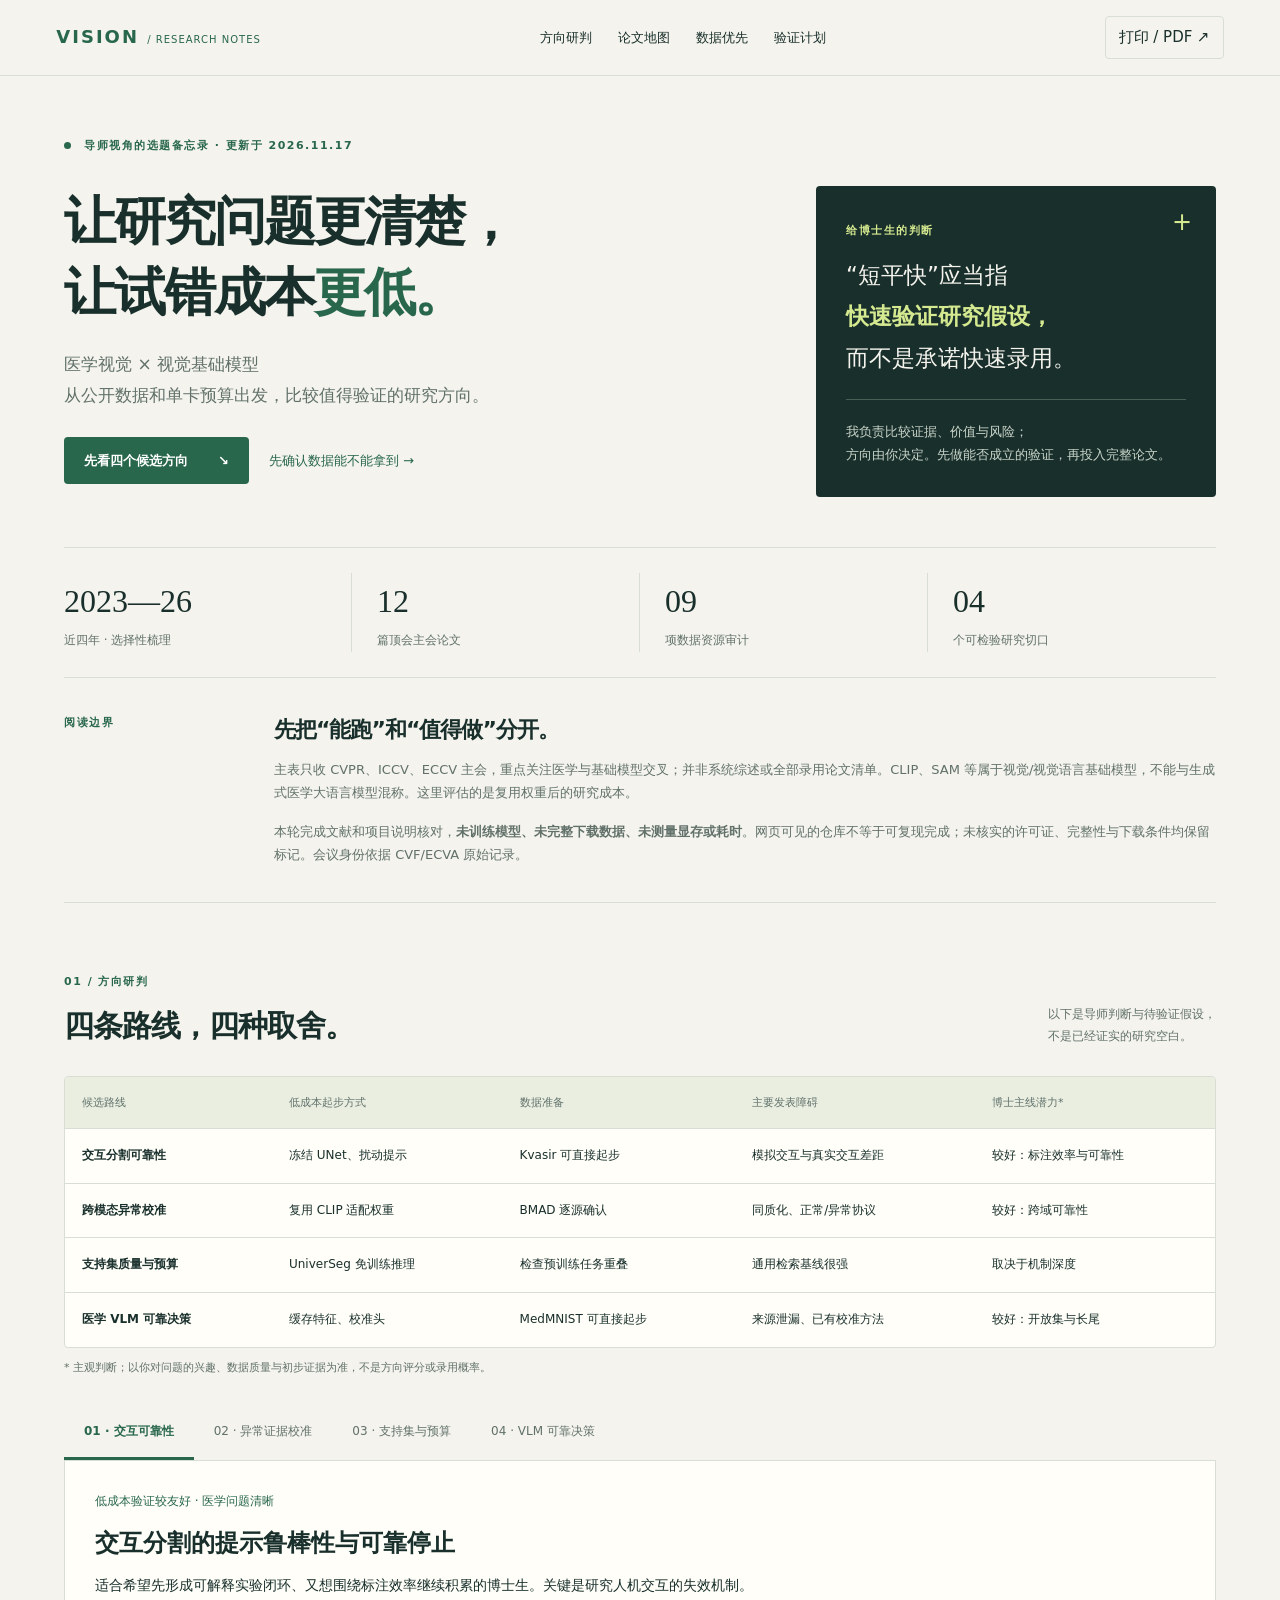
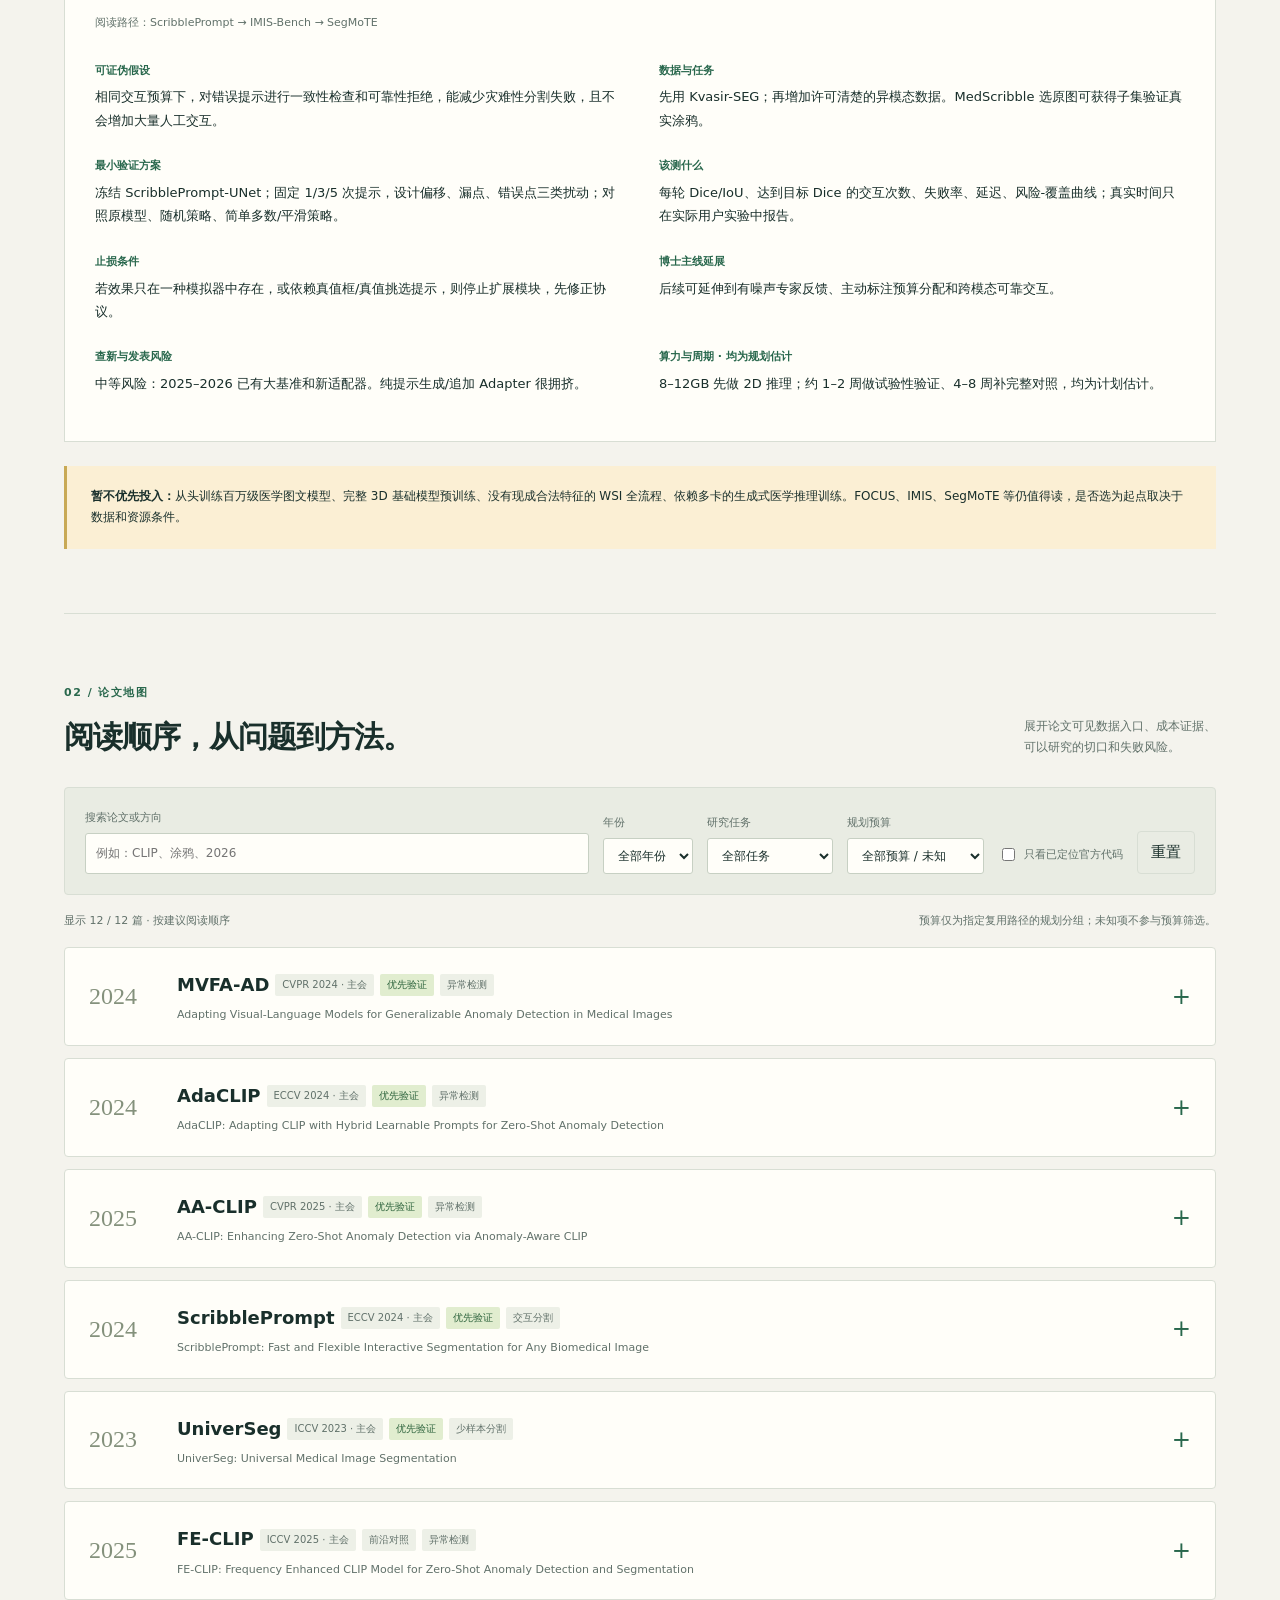
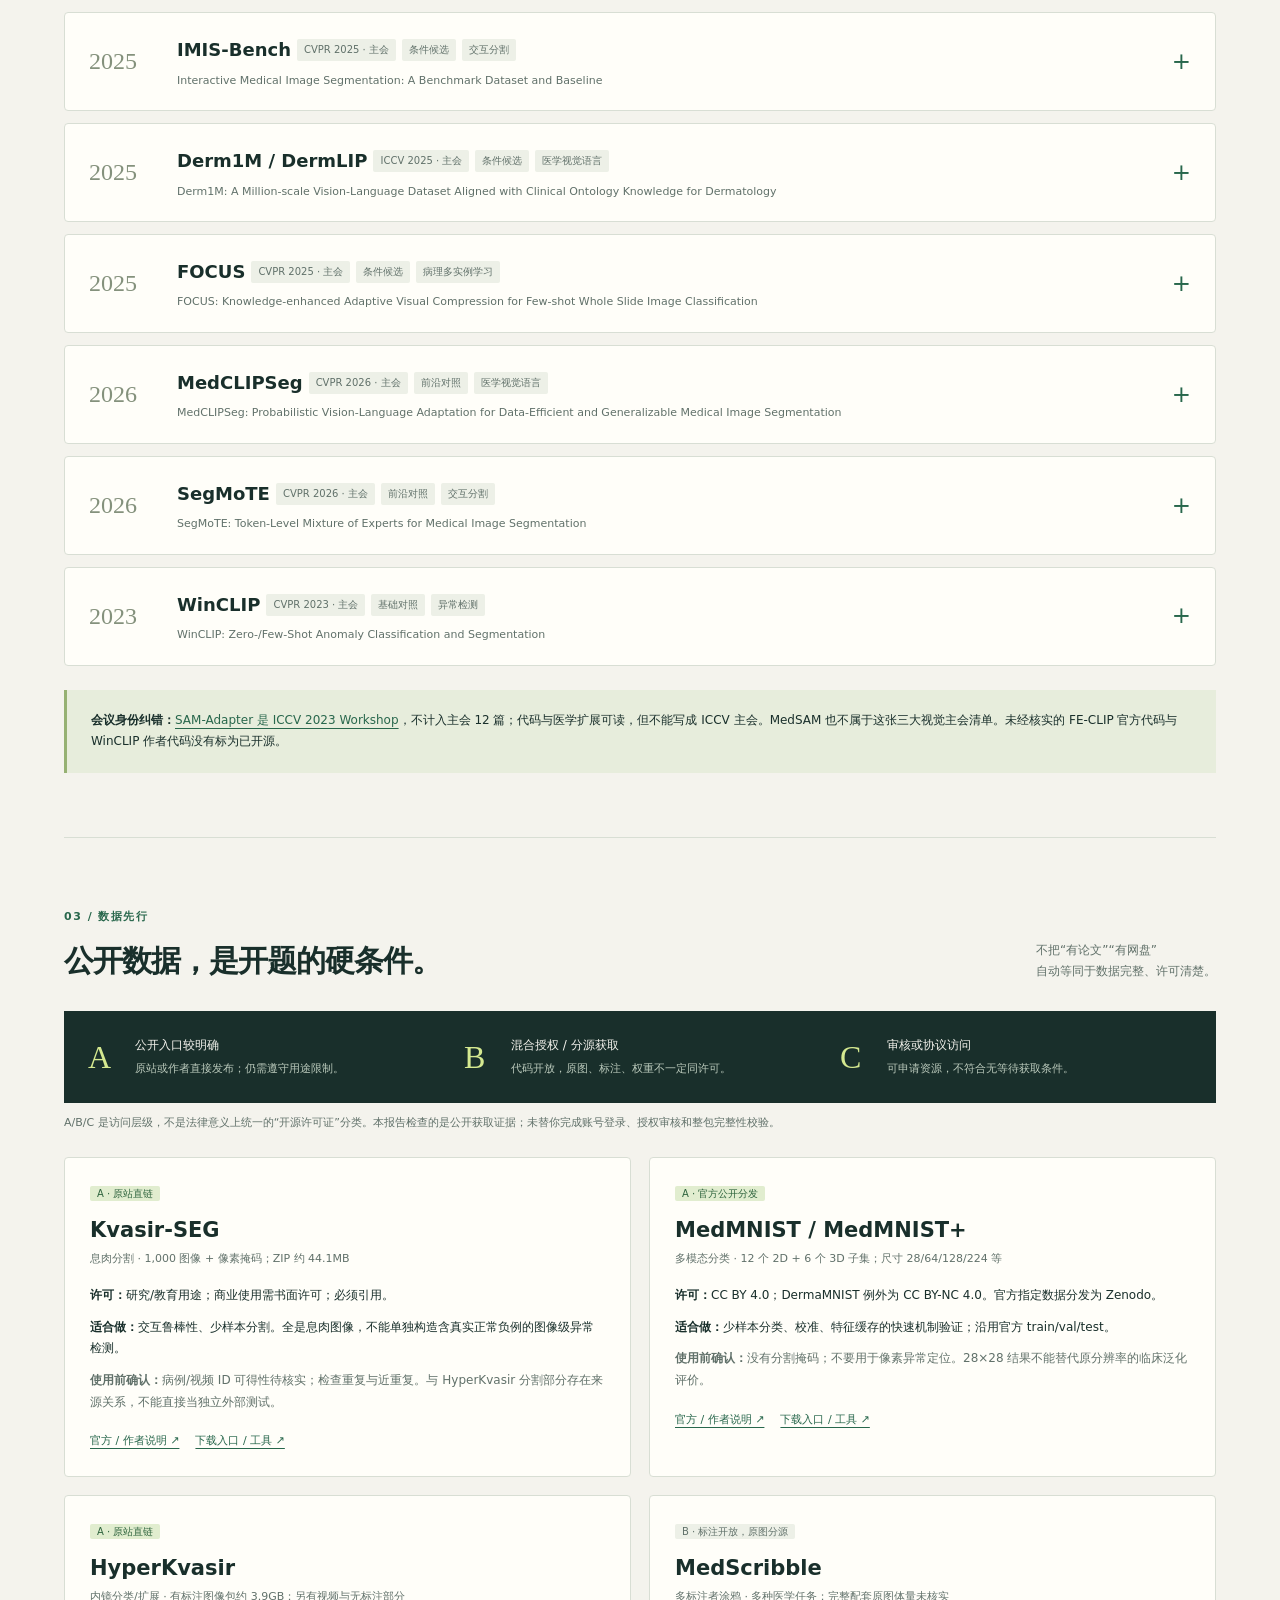
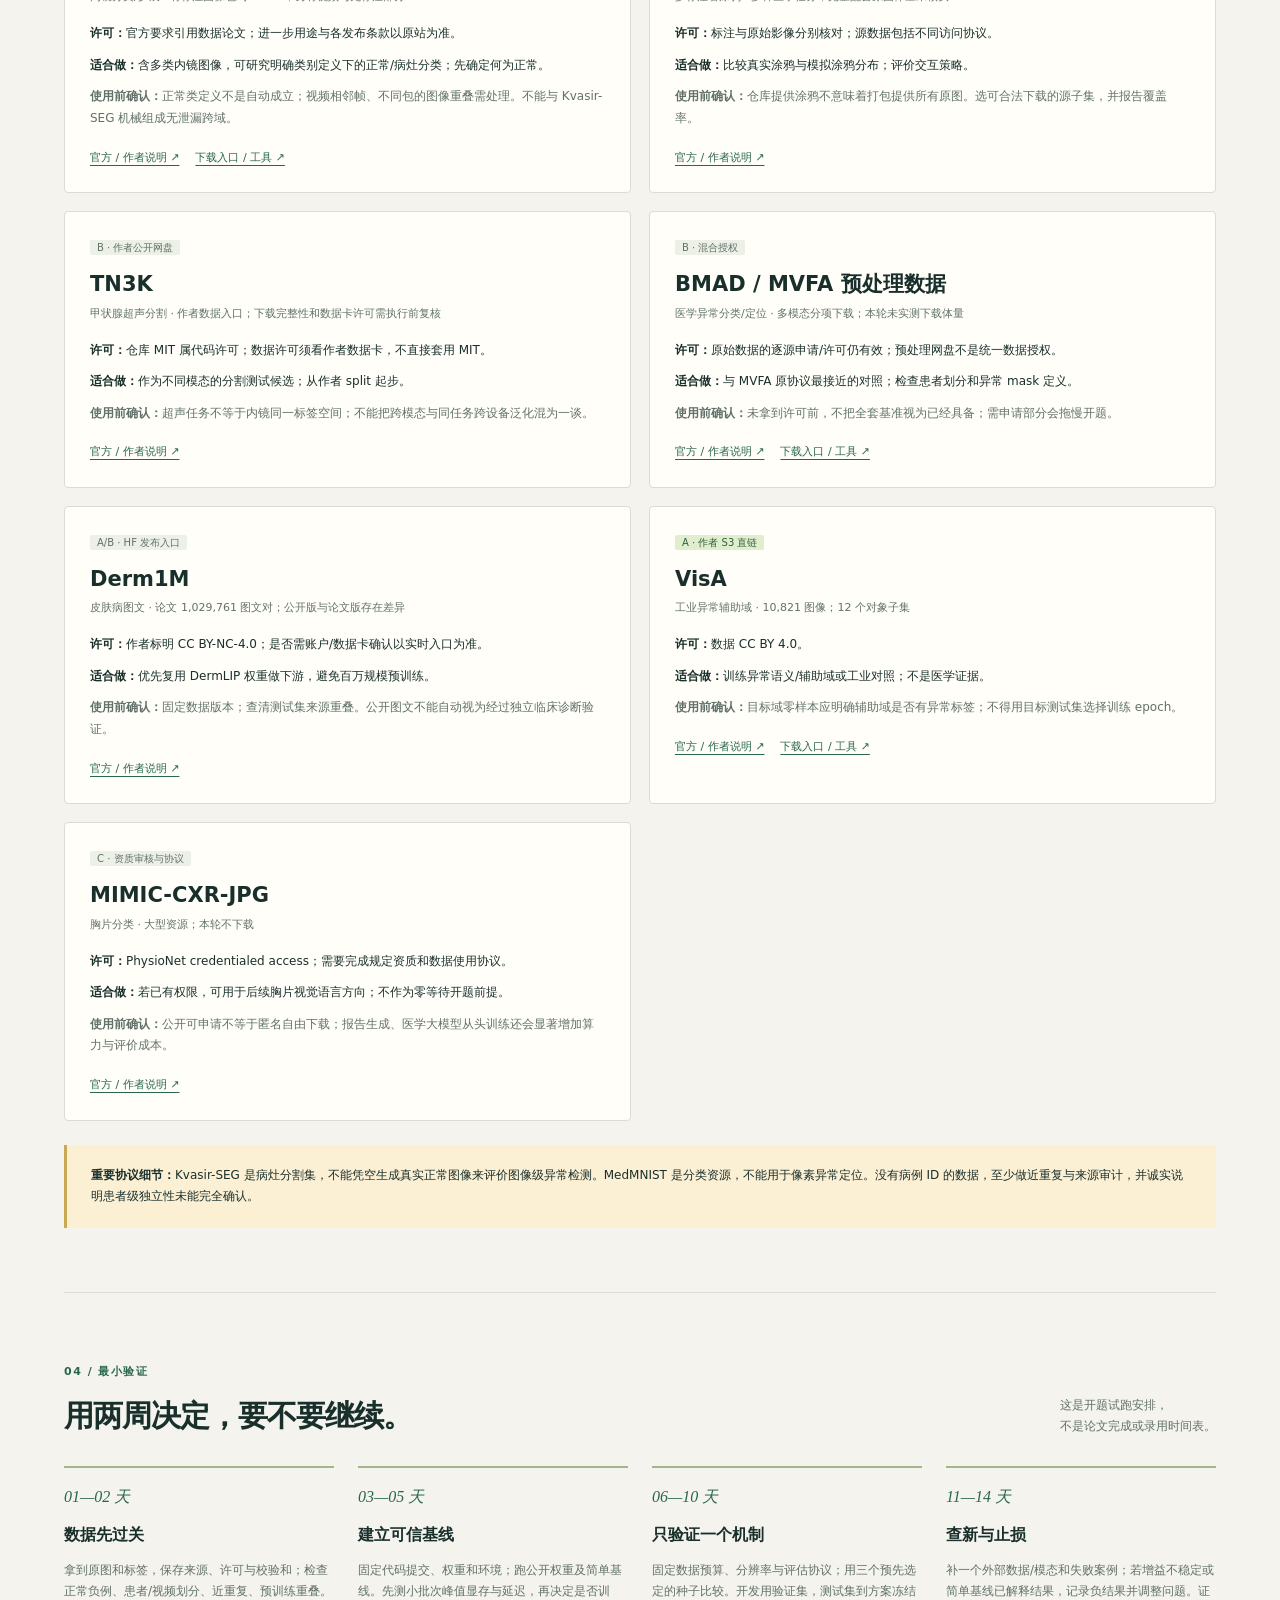
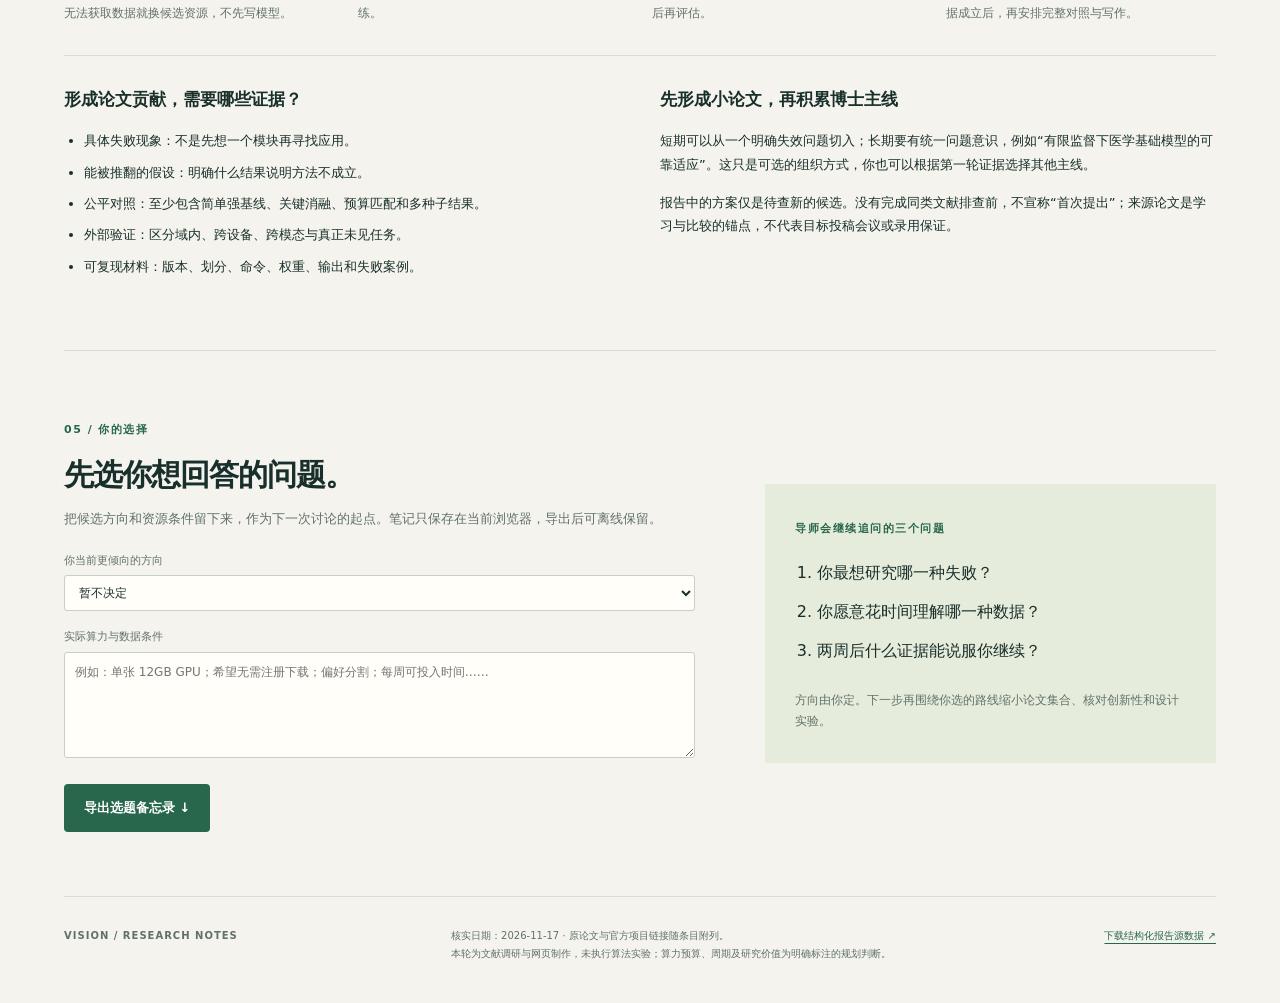
<file: docs/vision-report/index.html>
<!doctype html>
<html lang="zh-CN">
<head><meta charset="utf-8"><meta name="viewport" content="width=device-width,initial-scale=1"><meta name="description" content="面向博士生的低算力视觉科研选题评估：2023—2026 顶会论文、开放数据、研究假设与止损条件。"><title>研究方向观察室 · 医学视觉与基础模型</title><link rel="stylesheet" href="style.css"></head>
<body>
<header class="top"><a class="brand" href="#">VISION <span> / RESEARCH NOTES</span></a><nav aria-label="主导航"><a href="#directions">方向研判</a><a href="#papers">论文地图</a><a href="#datasets">数据优先</a><a href="#plan">验证计划</a></nav><button id="print" class="quiet">打印 / PDF ↗</button></header>
<main>
<section class="hero"><div class="eyebrow"><span class="dot"></span> 导师视角的选题备忘录 · 更新于 2026.11.17</div><div class="hero-grid"><div><h1>让研究问题更清楚，<br>让试错成本<span>更低。</span></h1><p class="lead">医学视觉 × 视觉基础模型<br>从公开数据和单卡预算出发，比较值得验证的研究方向。</p><div class="hero-actions"><a class="primary" href="#directions">先看四个候选方向 <span>↘</span></a><a class="text-link" href="#datasets">先确认数据能不能拿到 →</a></div></div><aside class="memo"><span class="eyebrow">给博士生的判断</span><p>“短平快”应当指<br><strong>快速验证研究假设，</strong><br>而不是承诺快速录用。</p><div class="rule"></div><p class="small">我负责比较证据、价值与风险；<br>方向由你决定。先做能否成立的验证，再投入完整论文。</p></aside></div><div class="stats"><div><strong>2023—26</strong><span>近四年 · 选择性梳理</span></div><div><strong id="paper-count">12</strong><span>篇顶会主会论文</span></div><div><strong>09</strong><span>项数据资源审计</span></div><div><strong>04</strong><span>个可检验研究切口</span></div></div></section>
<section class="opening"><div class="section-kicker">阅读边界</div><div><h2>先把“能跑”和“值得做”分开。</h2><p>主表只收 CVPR、ICCV、ECCV 主会，重点关注医学与基础模型交叉；并非系统综述或全部录用论文清单。CLIP、SAM 等属于视觉/视觉语言基础模型，不能与生成式医学大语言模型混称。这里评估的是复用权重后的研究成本。</p><p>本轮完成文献和项目说明核对，<strong>未训练模型、未完整下载数据、未测量显存或耗时</strong>。网页可见的仓库不等于可复现完成；未核实的许可证、完整性与下载条件均保留标记。会议身份依据 CVF/ECVA 原始记录。</p></div></section>
<section id="directions"><div class="section-heading"><div><span class="section-kicker">01 / 方向研判</span><h2>四条路线，四种取舍。</h2></div><p>以下是导师判断与待验证假设，<br>不是已经证实的研究空白。</p></div><div class="table-wrap"><table class="matrix"><thead><tr><th>候选路线</th><th>低成本起步方式</th><th>数据准备</th><th>主要发表障碍</th><th>博士主线潜力*</th></tr></thead><tbody><tr><td>交互分割可靠性</td><td>冻结 UNet、扰动提示</td><td>Kvasir 可直接起步</td><td>模拟交互与真实交互差距</td><td>较好：标注效率与可靠性</td></tr><tr><td>跨模态异常校准</td><td>复用 CLIP 适配权重</td><td>BMAD 逐源确认</td><td>同质化、正常/异常协议</td><td>较好：跨域可靠性</td></tr><tr><td>支持集质量与预算</td><td>UniverSeg 免训练推理</td><td>检查预训练任务重叠</td><td>通用检索基线很强</td><td>取决于机制深度</td></tr><tr><td>医学 VLM 可靠决策</td><td>缓存特征、校准头</td><td>MedMNIST 可直接起步</td><td>来源泄漏、已有校准方法</td><td>较好：开放集与长尾</td></tr></tbody></table></div><p class="caption">* 主观判断；以你对问题的兴趣、数据质量与初步证据为准，不是方向评分或录用概率。</p><div id="direction-tabs" class="tabs" role="tablist" aria-label="研究方向"></div><article id="direction-detail" class="direction-detail" role="tabpanel"></article><div class="note amber"><strong>暂不优先投入：</strong>从头训练百万级医学图文模型、完整 3D 基础模型预训练、没有现成合法特征的 WSI 全流程、依赖多卡的生成式医学推理训练。FOCUS、IMIS、SegMoTE 等仍值得读，是否选为起点取决于数据和资源条件。</div></section>
<section id="papers"><div class="section-heading"><div><span class="section-kicker">02 / 论文地图</span><h2>阅读顺序，从问题到方法。</h2></div><p>展开论文可见数据入口、成本证据、<br>可以研究的切口和失败风险。</p></div><div class="filters"><label class="search">搜索论文或方向<input id="search" type="search" placeholder="例如：CLIP、涂鸦、2026"></label><label>年份<select id="year"><option value="">全部年份</option><option>2026</option><option>2025</option><option>2024</option><option>2023</option></select></label><label>研究任务<select id="area"><option value="">全部任务</option><option>异常检测</option><option>交互分割</option><option>少样本分割</option><option>医学视觉语言</option><option>病理多实例学习</option></select></label><label>规划预算<select id="budget"><option value="">全部预算 / 未知</option><option value="12">≤12GB 起步候选</option><option value="24">≤24GB 起步候选</option><option value="40">≤40GB 起步候选</option></select></label><label class="check"><input type="checkbox" id="code">只看已定位官方代码</label><button id="reset" class="quiet">重置</button></div><div class="result-line"><span id="result-count" aria-live="polite"></span><span>预算仅为指定复用路径的规划分组；未知项不参与预算筛选。</span></div><div id="papers-list" class="papers-list"></div><p id="no-results" class="empty" hidden>没有匹配论文。可放宽年份、预算或代码条件。</p><div class="note"><strong>会议身份纠错：</strong><a href="https://openaccess.thecvf.com/content/ICCV2023W/VCL/html/Chen_SAM-Adapter_Adapting_Segment_Anything_in_Underperformed_Scenes_ICCVW_2023_paper.html" target="_blank" rel="noopener noreferrer">SAM-Adapter 是 ICCV 2023 Workshop</a>，不计入主会 12 篇；代码与医学扩展可读，但不能写成 ICCV 主会。MedSAM 也不属于这张三大视觉主会清单。未经核实的 FE-CLIP 官方代码与 WinCLIP 作者代码没有标为已开源。</div></section>
<section id="datasets"><div class="section-heading"><div><span class="section-kicker">03 / 数据先行</span><h2>公开数据，是开题的硬条件。</h2></div><p>不把“有论文”“有网盘”<br>自动等同于数据完整、许可清楚。</p></div><div class="access-key"><div><b>A</b><strong>公开入口较明确</strong><span>原站或作者直接发布；仍需遵守用途限制。</span></div><div><b>B</b><strong>混合授权 / 分源获取</strong><span>代码开放，原图、标注、权重不一定同许可。</span></div><div><b>C</b><strong>审核或协议访问</strong><span>可申请资源，不符合无等待获取条件。</span></div></div><p class="caption">A/B/C 是访问层级，不是法律意义上统一的“开源许可证”分类。本报告检查的是公开获取证据；未替你完成账号登录、授权审核和整包完整性校验。</p><div id="dataset-list" class="dataset-grid"></div><div class="note amber"><strong>重要协议细节：</strong>Kvasir-SEG 是病灶分割集，不能凭空生成真实正常图像来评价图像级异常检测。MedMNIST 是分类资源，不能用于像素异常定位。没有病例 ID 的数据，至少做近重复与来源审计，并诚实说明患者级独立性未能完全确认。</div></section>
<section id="plan"><div class="section-heading"><div><span class="section-kicker">04 / 最小验证</span><h2>用两周决定，要不要继续。</h2></div><p>这是开题试跑安排，<br>不是论文完成或录用时间表。</p></div><div class="timeline"><article><span>01—02 天</span><h3>数据先过关</h3><p>拿到原图和标签，保存来源、许可与校验和；检查正常负例、患者/视频划分、近重复、预训练重叠。无法获取数据就换候选资源，不先写模型。</p></article><article><span>03—05 天</span><h3>建立可信基线</h3><p>固定代码提交、权重和环境；跑公开权重及简单基线。先测小批次峰值显存与延迟，再决定是否训练。</p></article><article><span>06—10 天</span><h3>只验证一个机制</h3><p>固定数据预算、分辨率与评估协议；用三个预先选定的种子比较。开发用验证集，测试集到方案冻结后再评估。</p></article><article><span>11—14 天</span><h3>查新与止损</h3><p>补一个外部数据/模态和失败案例；若增益不稳定或简单基线已解释结果，记录负结果并调整问题。证据成立后，再安排完整对照与写作。</p></article></div><div class="protocol"><div><h3>形成论文贡献，需要哪些证据？</h3><ul><li>具体失败现象：不是先想一个模块再寻找应用。</li><li>能被推翻的假设：明确什么结果说明方法不成立。</li><li>公平对照：至少包含简单强基线、关键消融、预算匹配和多种子结果。</li><li>外部验证：区分域内、跨设备、跨模态与真正未见任务。</li><li>可复现材料：版本、划分、命令、权重、输出和失败案例。</li></ul></div><div><h3>先形成小论文，再积累博士主线</h3><p>短期可以从一个明确失效问题切入；长期要有统一问题意识，例如“有限监督下医学基础模型的可靠适应”。这只是可选的组织方式，你也可以根据第一轮证据选择其他主线。</p><p>报告中的方案仅是待查新的候选。没有完成同类文献排查前，不宣称“首次提出”；来源论文是学习与比较的锚点，不代表目标投稿会议或录用保证。</p></div></div></section>
<section id="decision" class="decision"><div><span class="section-kicker">05 / 你的选择</span><h2>先选你想回答的问题。</h2><p>把候选方向和资源条件留下来，作为下一次讨论的起点。笔记只保存在当前浏览器，导出后可离线保留。</p><div class="checks"><label>你当前更倾向的方向<select id="chosen"><option value="">暂不决定</option><option>交互分割可靠性</option><option>跨模态异常校准</option><option>支持集质量与预算</option><option>医学 VLM 可靠决策</option><option>继续比较其他方向</option></select></label><label>实际算力与数据条件<textarea id="notes" rows="4" placeholder="例如：单张 12GB GPU；希望无需注册下载；偏好分割；每周可投入时间……"></textarea></label></div><div class="hero-actions"><button id="export" class="primary">导出选题备忘录 ↓</button><span id="save-status" role="status"></span></div></div><aside><span class="eyebrow">导师会继续追问的三个问题</span><ol><li>你最想研究哪一种失败？</li><li>你愿意花时间理解哪一种数据？</li><li>两周后什么证据能说服你继续？</li></ol><p class="small">方向由你定。下一步再围绕你选的路线缩小论文集合、核对创新性和设计实验。</p></aside></section>
<footer><span>VISION / RESEARCH NOTES</span><p>核实日期：2026-11-17 · 原论文与官方项目链接随条目附列。<br>本轮为文献调研与网页制作，未执行算法实验；算力预算、周期及研究价值为明确标注的规划判断。</p><a href="report-data.js" download>下载结构化报告源数据 ↗</a></footer>
</main><noscript><p class="note">请启用 JavaScript 查看论文卡片、数据集与方向分析；静态的方向比较和验证计划仍可阅读。</p></noscript><script src="report-data.js"></script><script src="app.js"></script></body></html>
</file>
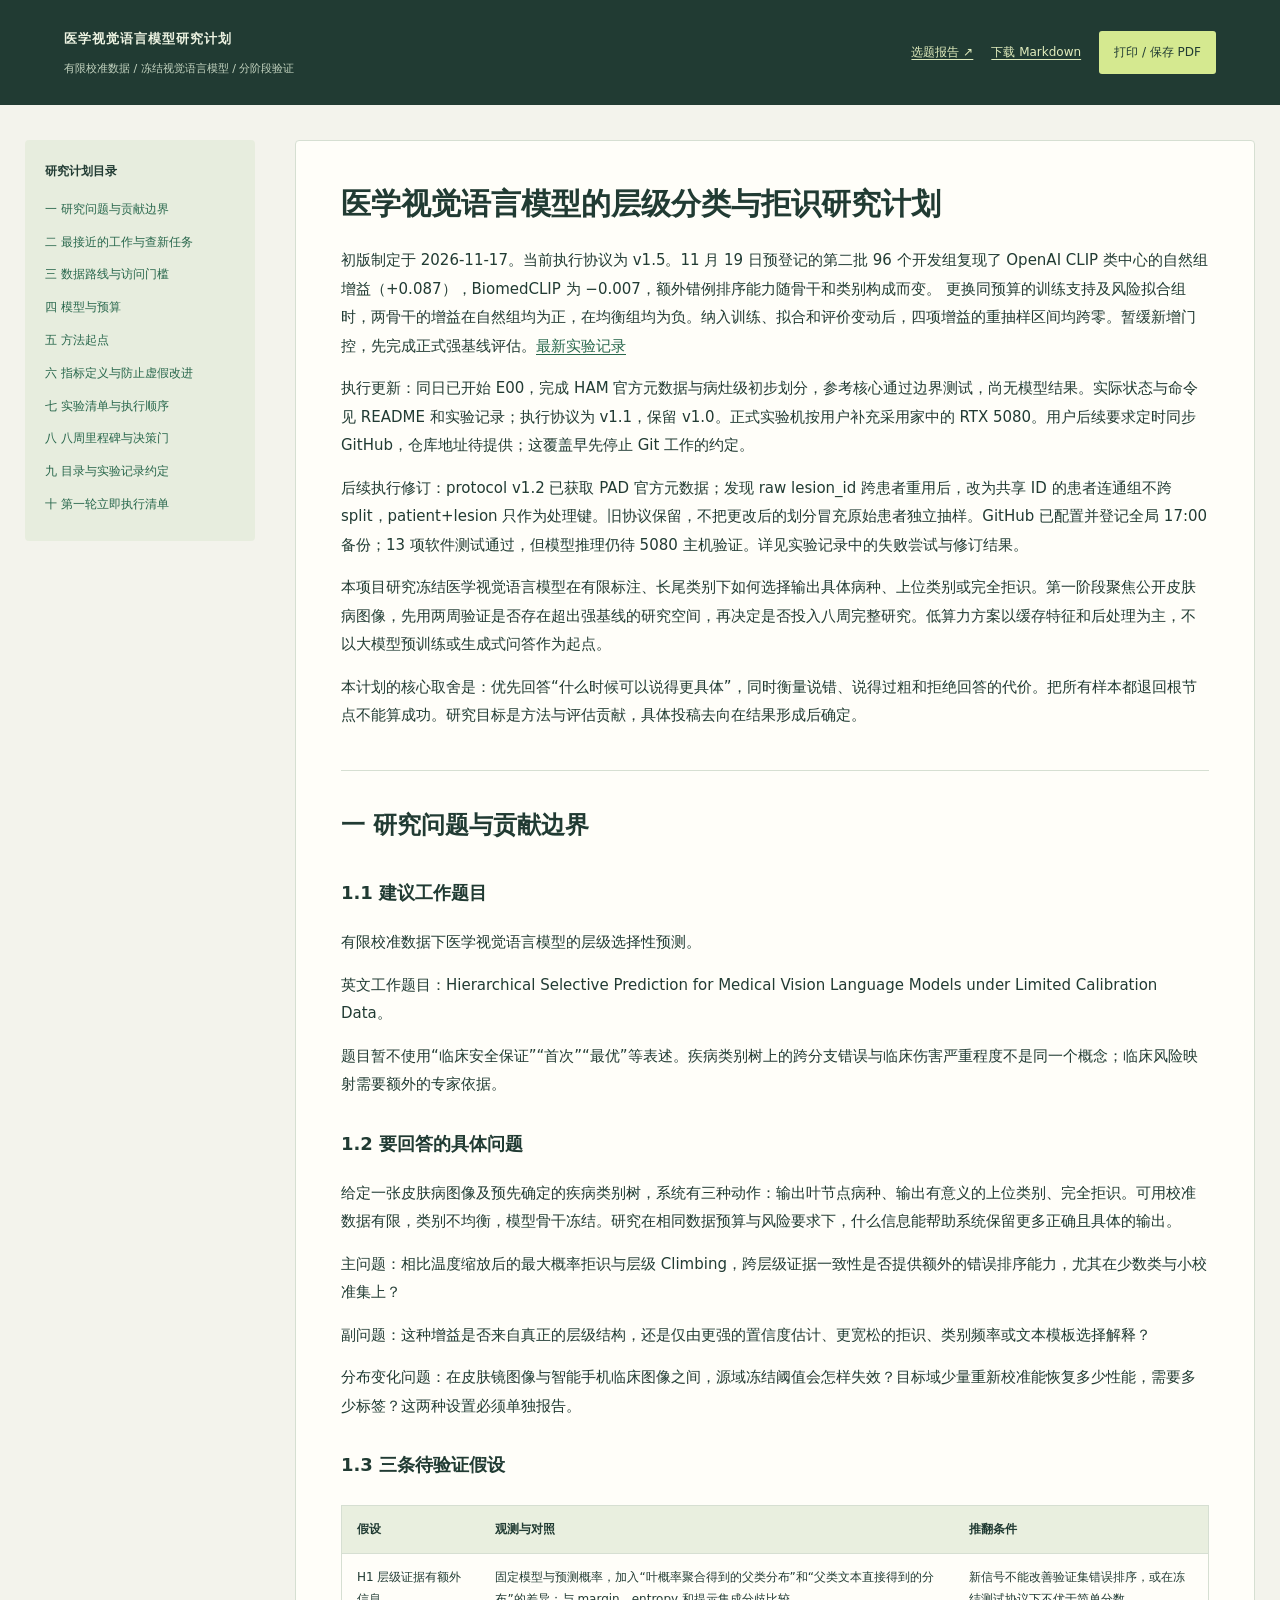
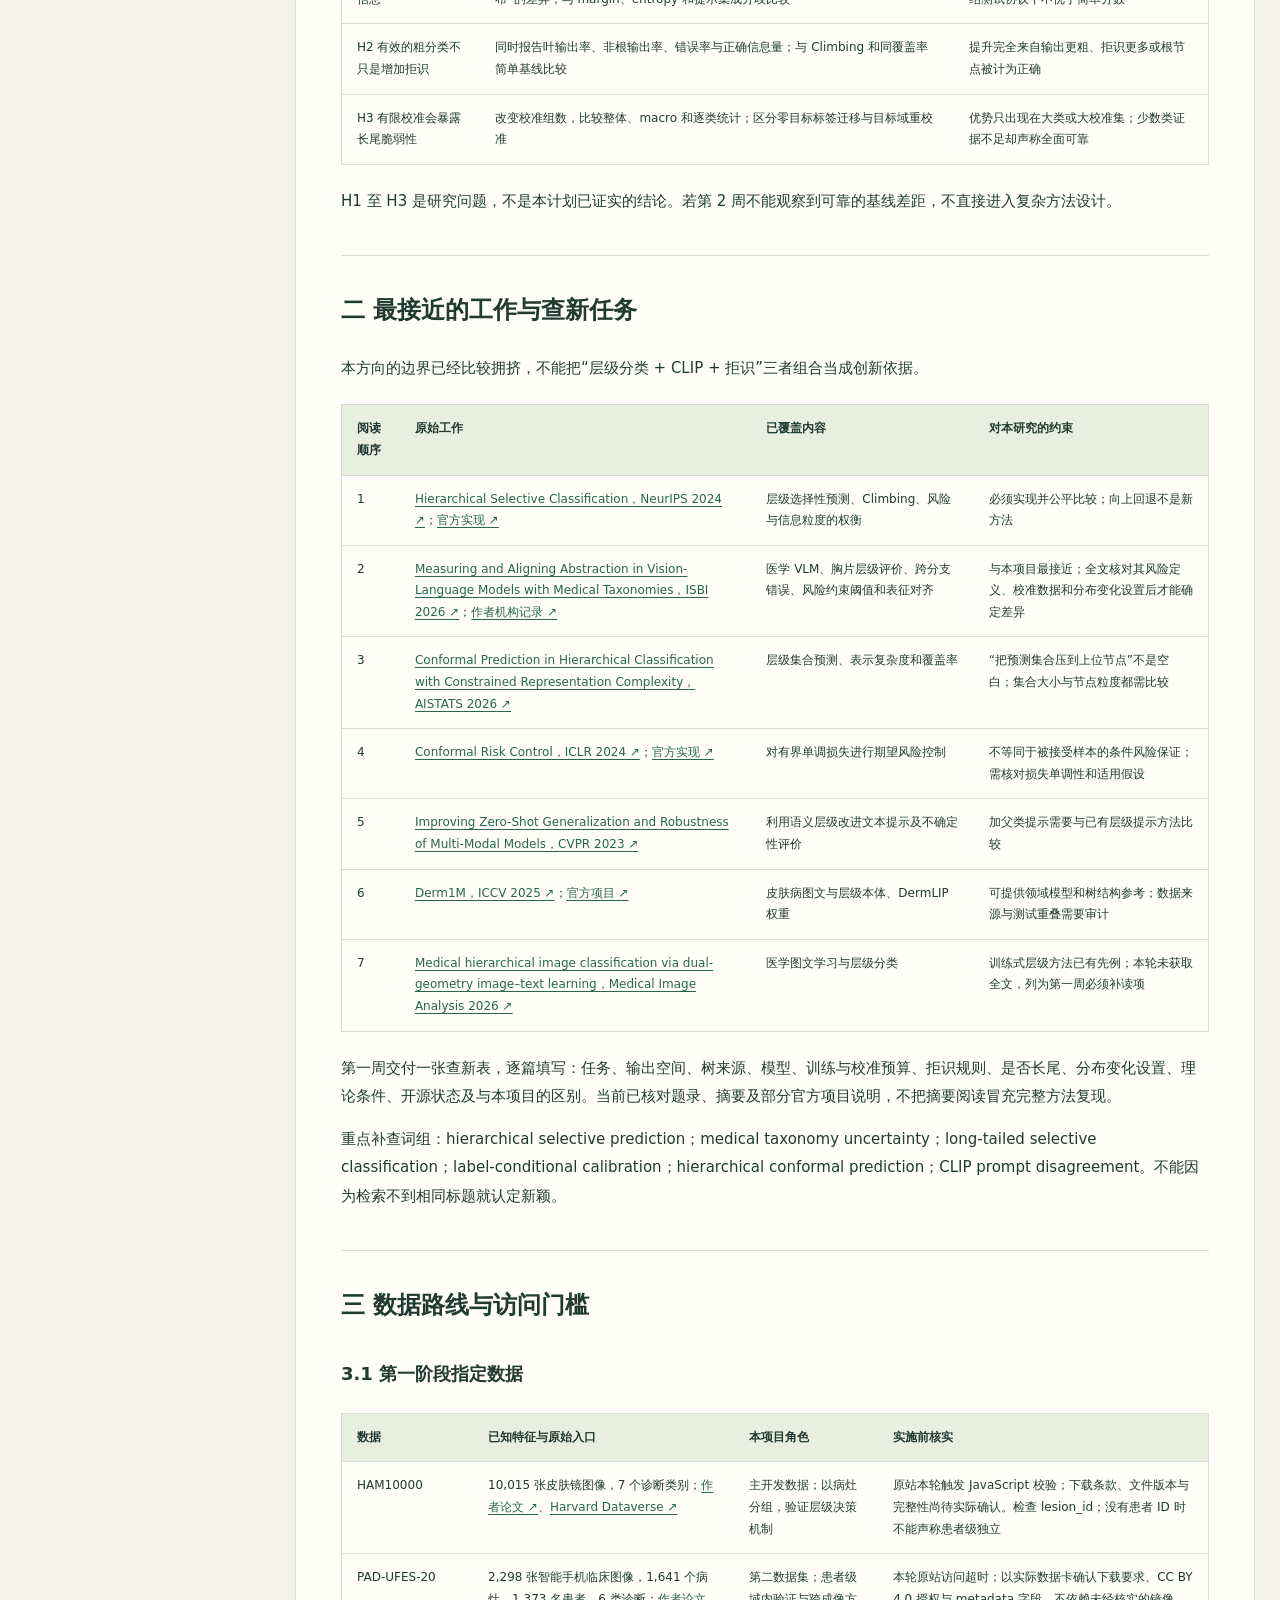
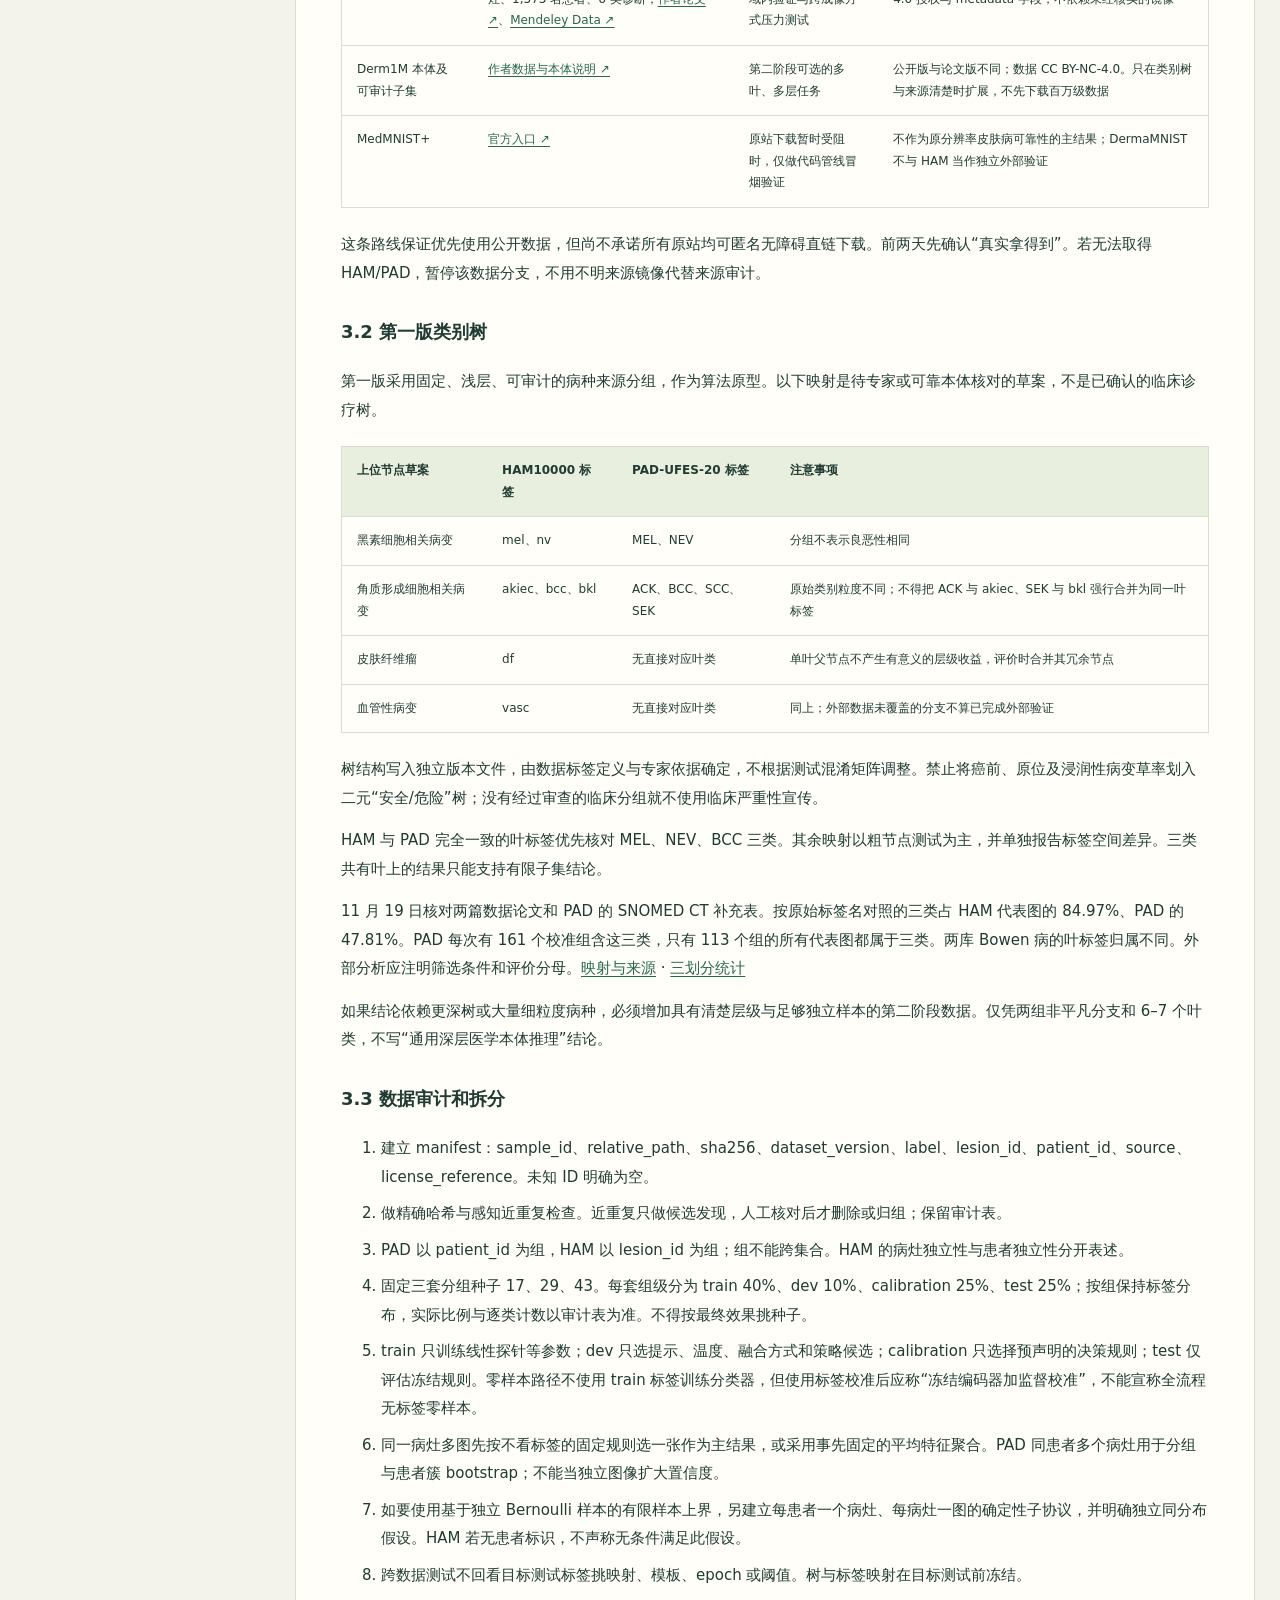
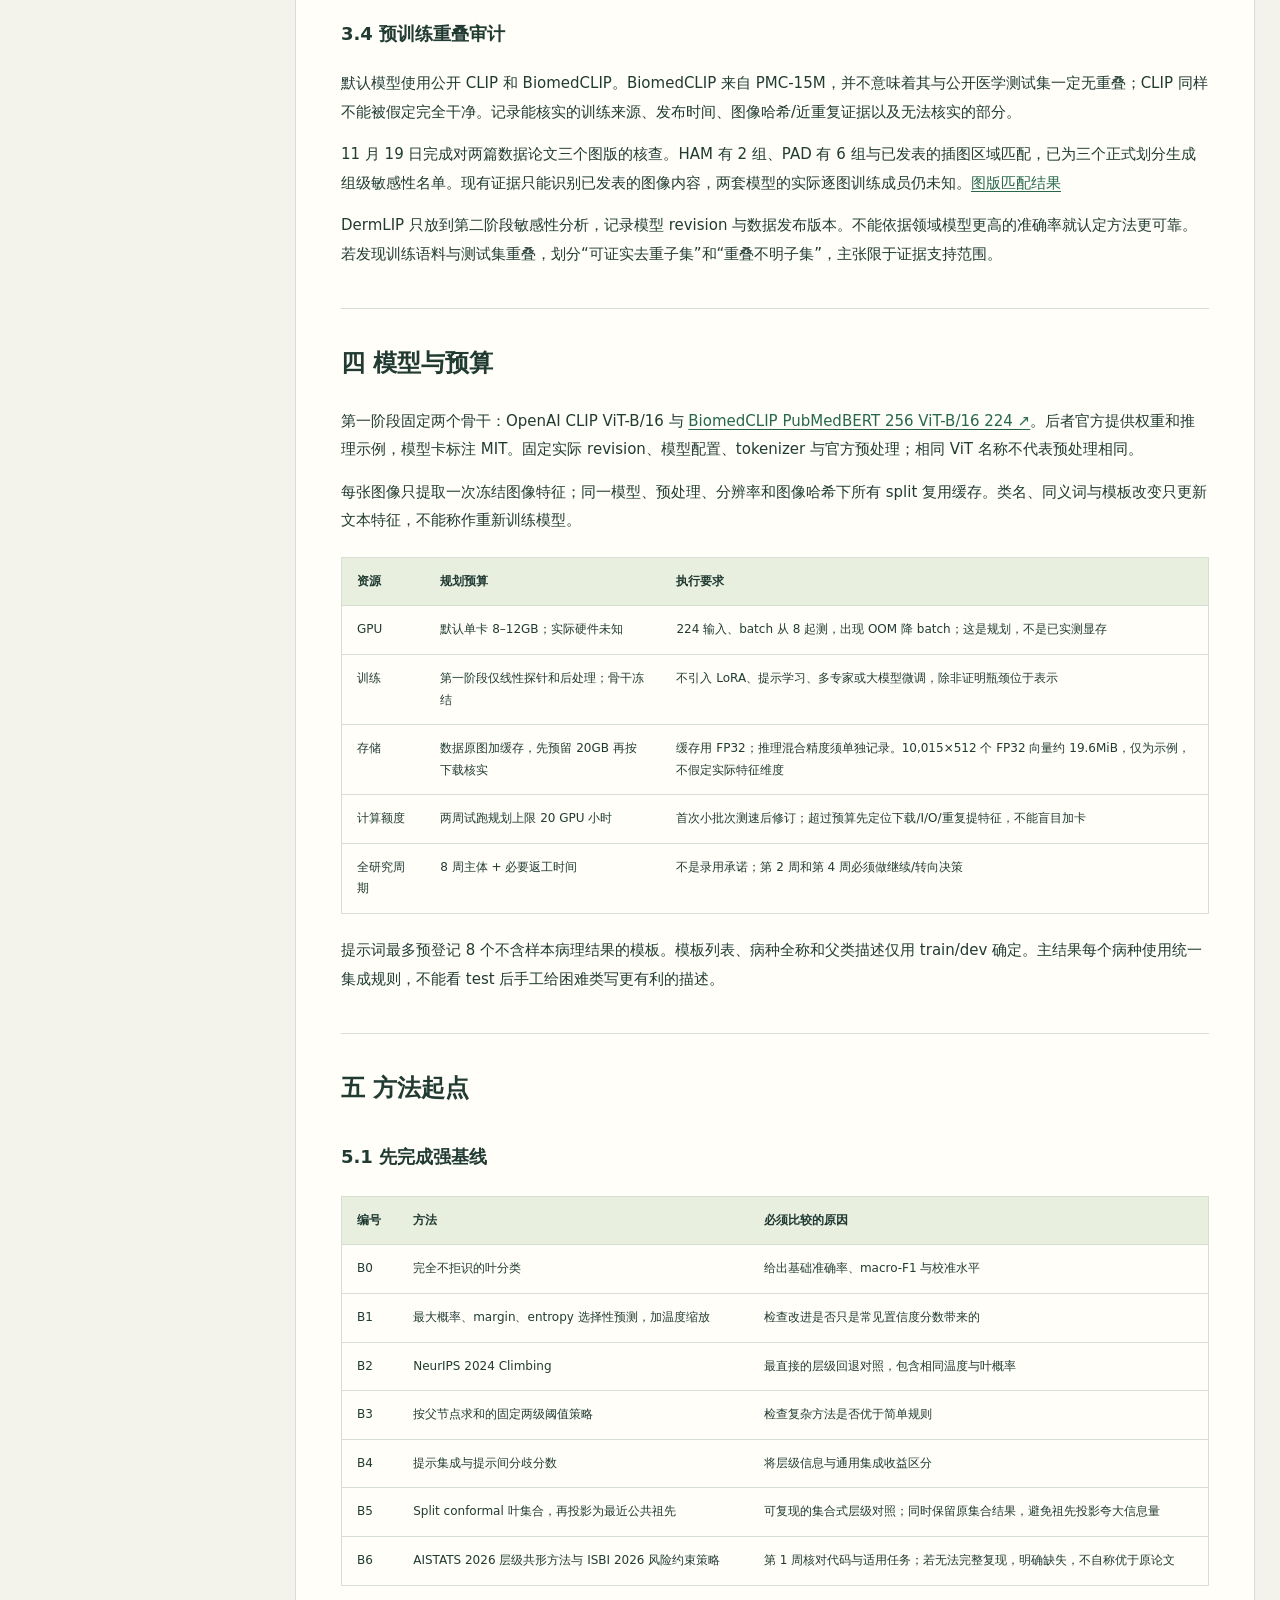
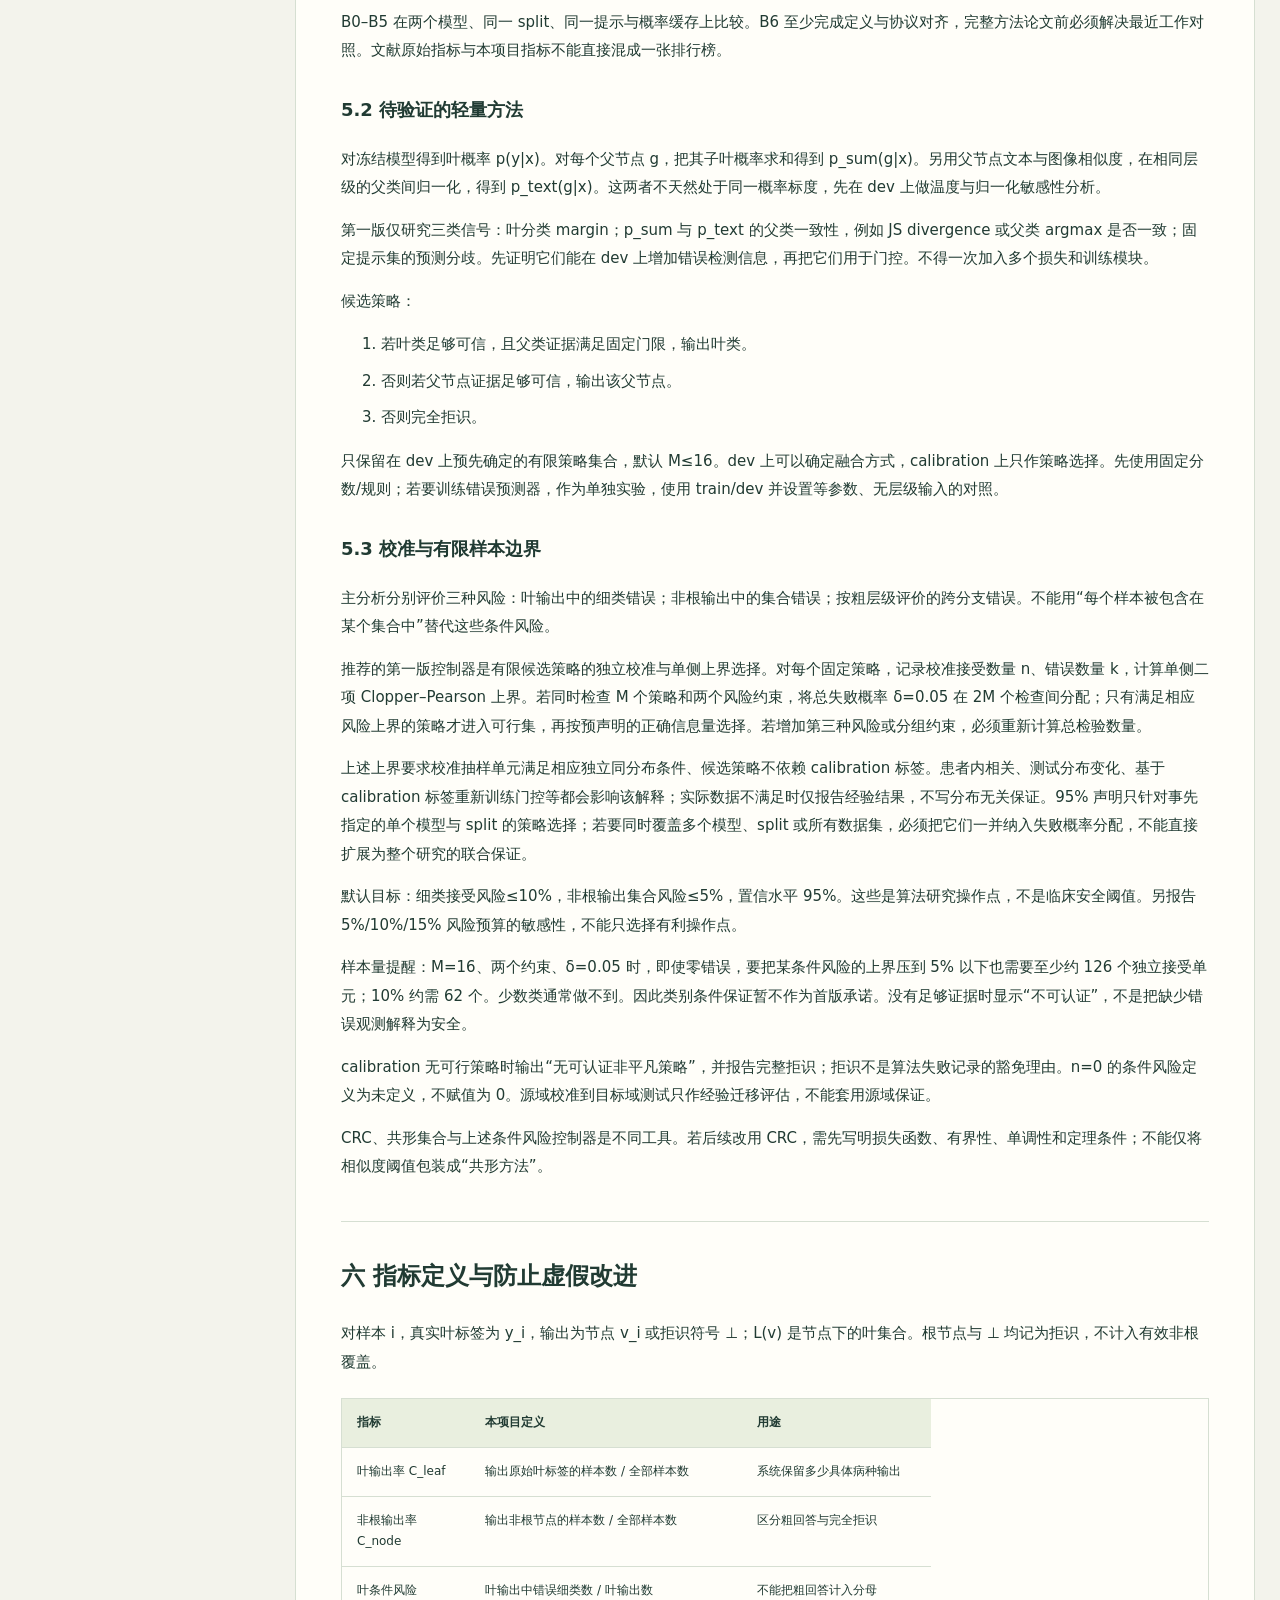
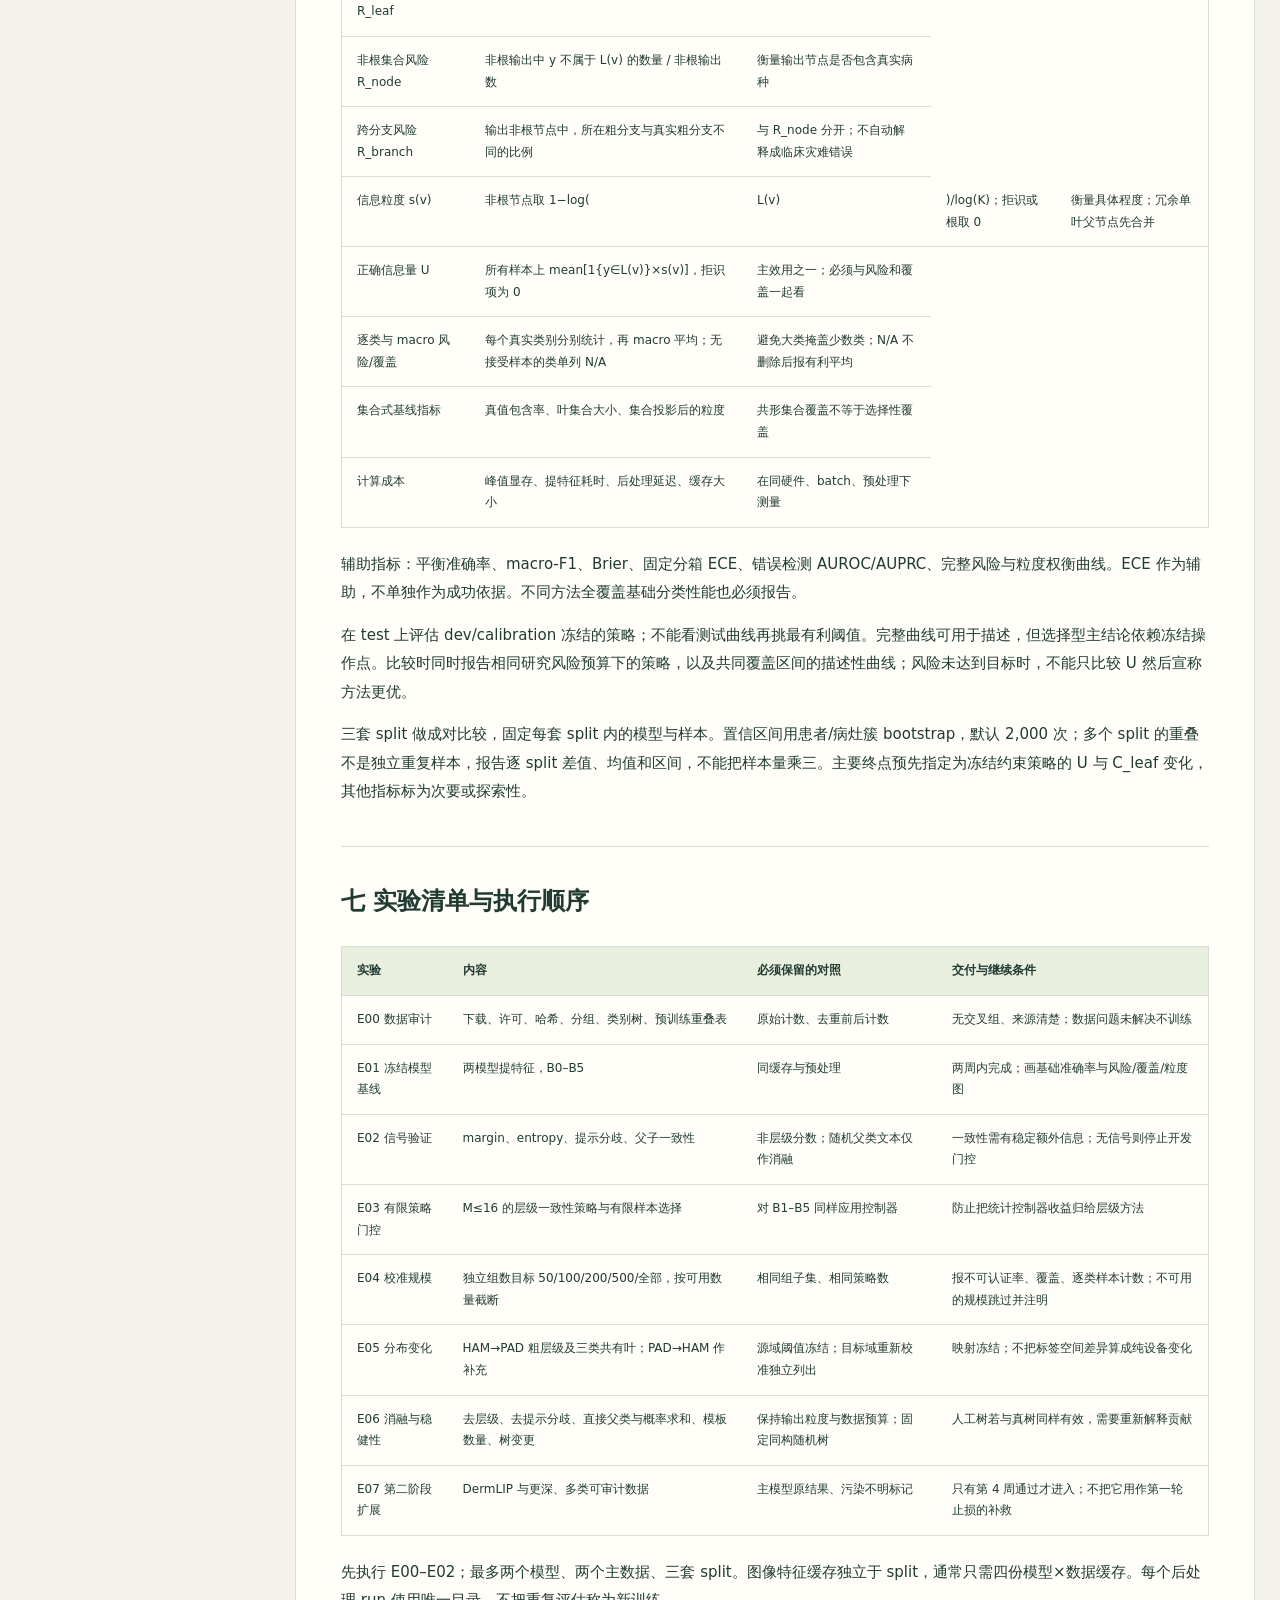
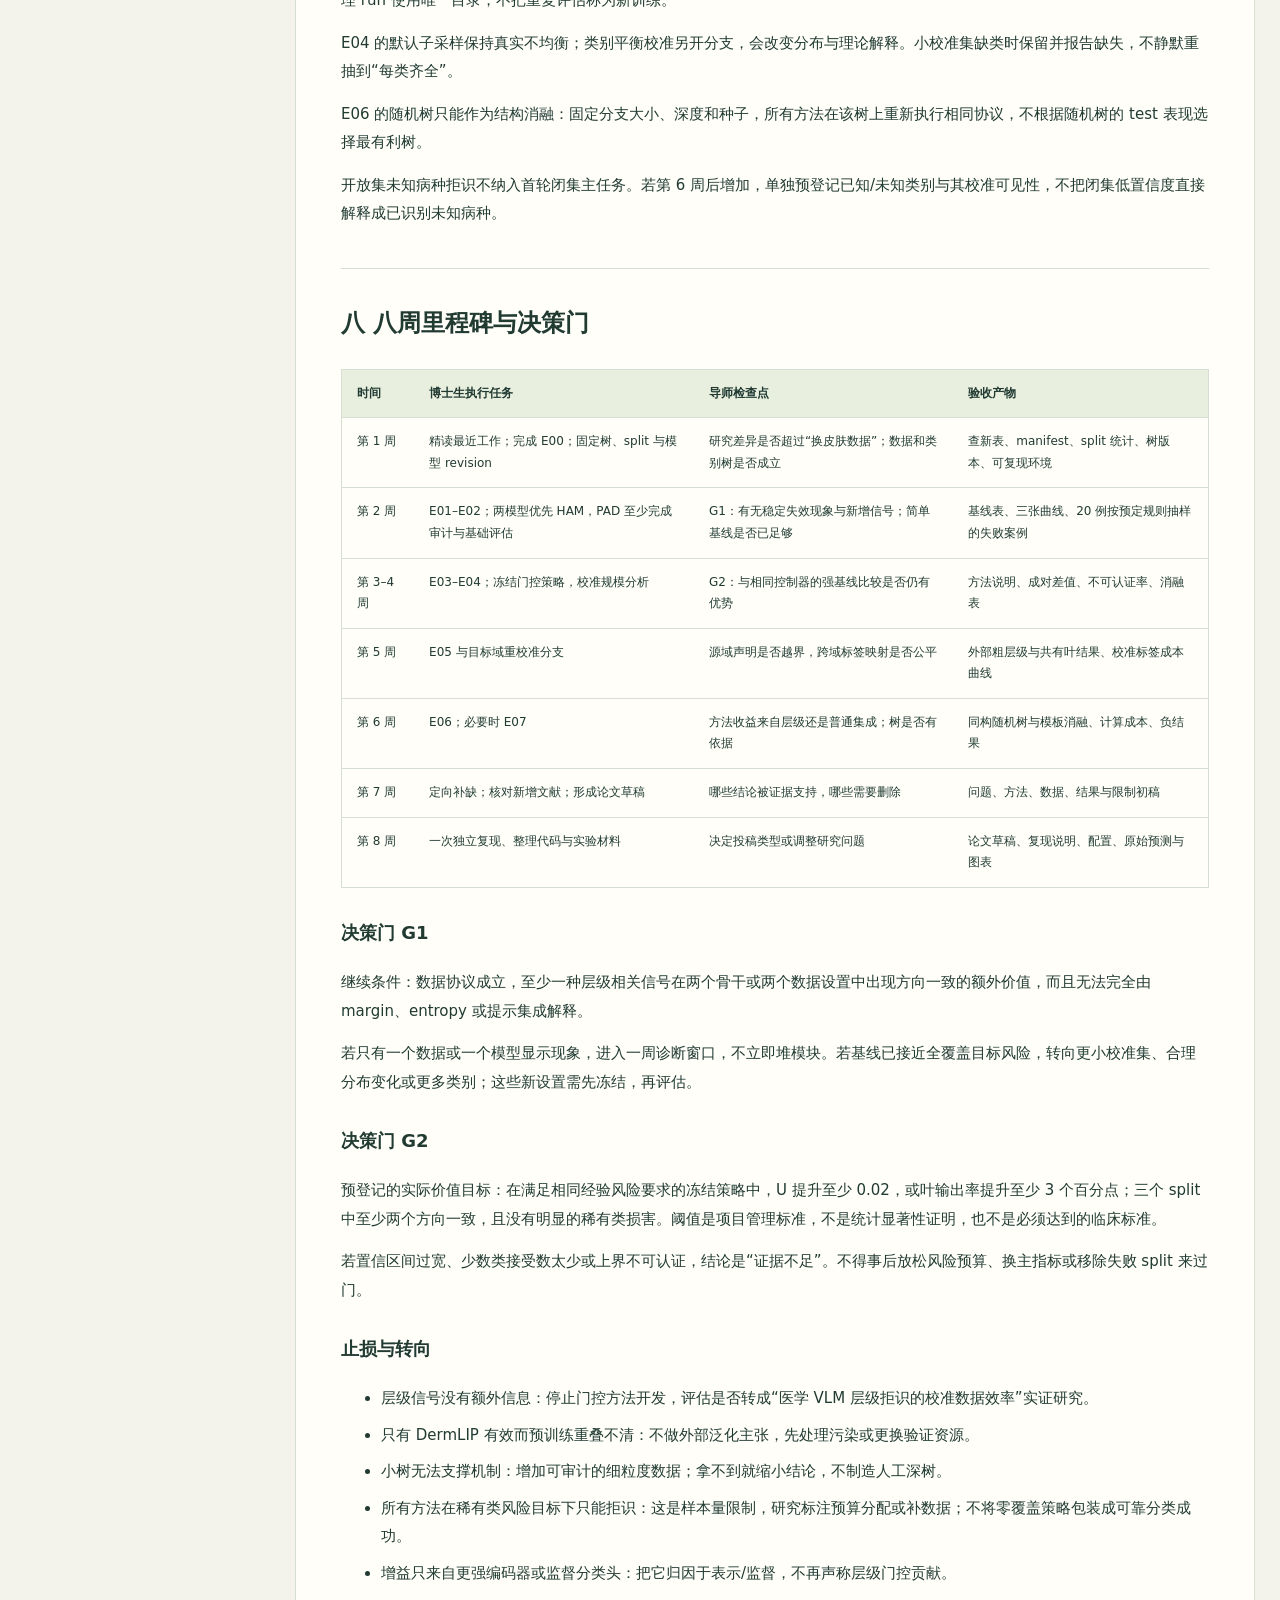
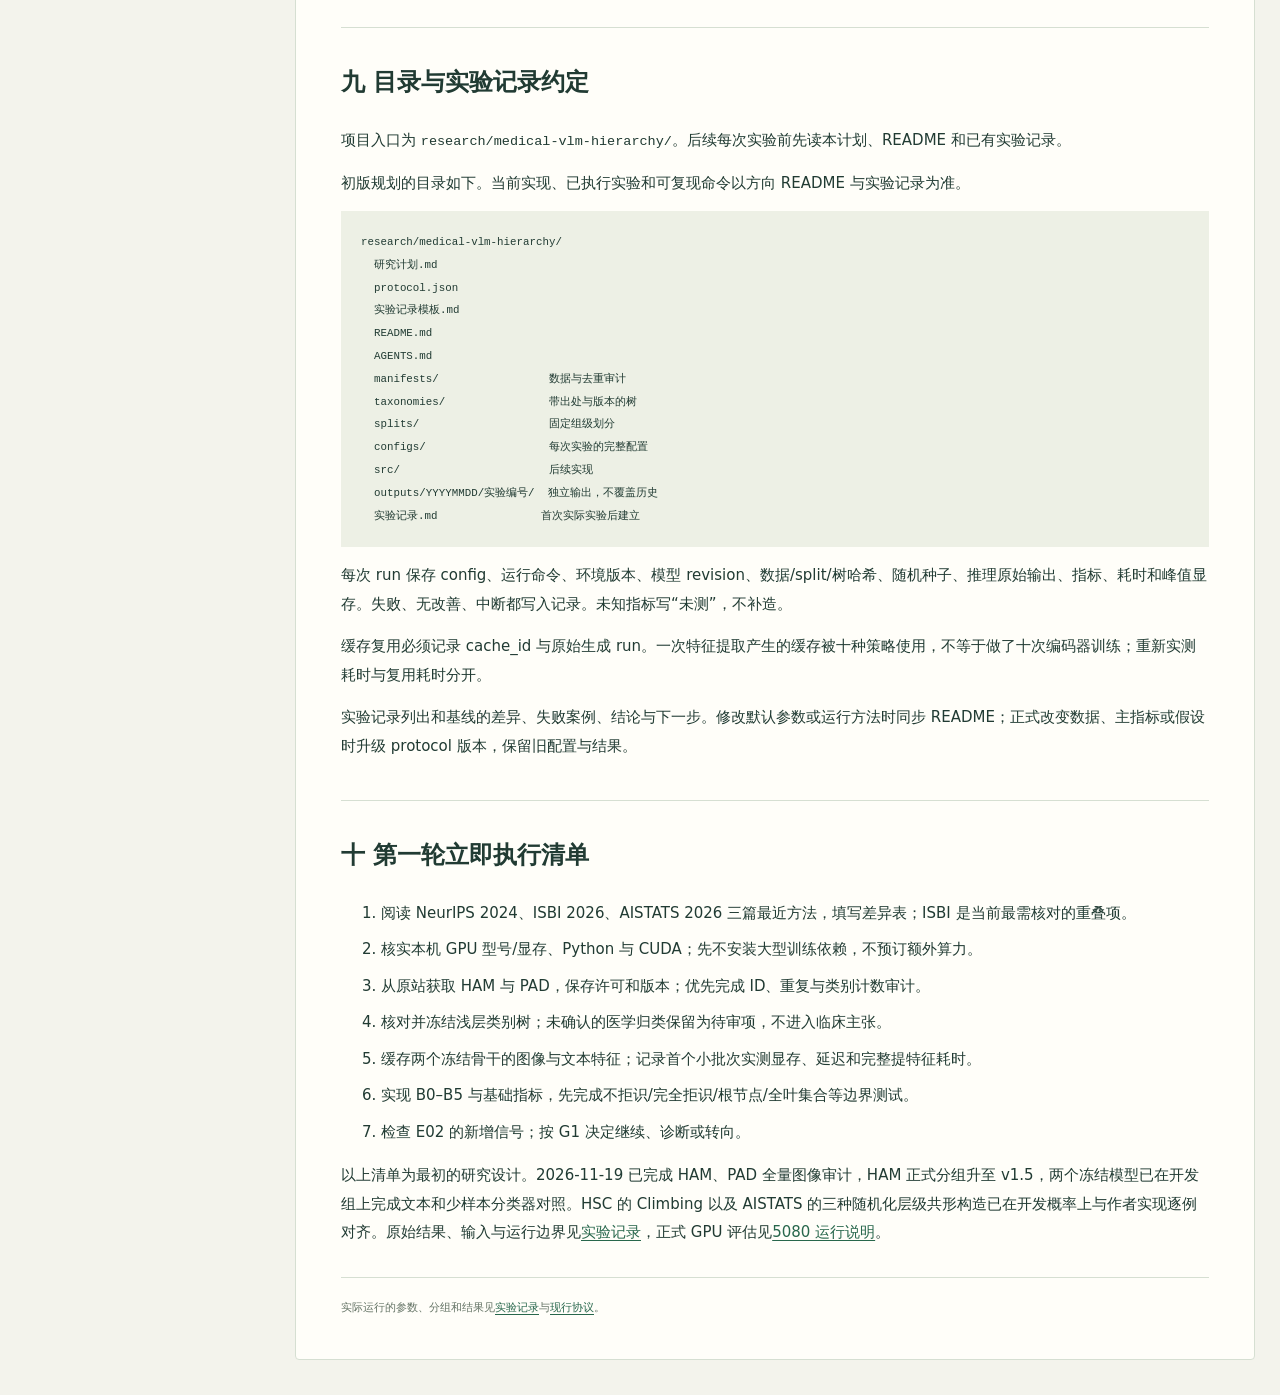
<file: research/medical-vlm-hierarchy/研究计划.html>
<!doctype html><html lang="zh-CN"><head><meta charset="utf-8"><meta name="viewport" content="width=device-width,initial-scale=1"><title>医学 VLM 层级分类与拒识研究计划</title><style>
:root{--ink:#213b33;--green:#28674c;--line:#d6dfd2}*{box-sizing:border-box}html{scroll-behavior:smooth;scroll-padding-top:28px}body{margin:0;background:#f3f3ec;color:var(--ink);font:15px/1.9 "Microsoft YaHei","PingFang SC",system-ui,sans-serif}header{background:var(--ink);color:#edf3e2;padding:24px max(5%,calc((100vw - 1280px)/2));display:flex;justify-content:space-between;align-items:center;gap:20px}header strong{font-size:13px;letter-spacing:1px}header span{font-size:11px;color:#c4d4c0}.actions{display:flex;gap:18px;align-items:center}.actions a{color:#e2edbe;font-size:12px}button{cursor:pointer;background:#d5e990;color:var(--ink);border:0;border-radius:3px;padding:10px 15px;font:inherit;font-size:12px}main{max-width:1280px;margin:35px auto;display:grid;grid-template-columns:230px minmax(0,1fr);gap:40px;padding:0 25px}nav{position:sticky;top:25px;align-self:start;background:#e7edde;padding:20px;border-radius:4px}nav strong{font-size:12px;display:block;margin-bottom:10px}nav a{display:block;font-size:12px;padding:5px 0;text-decoration:none}article{background:#fffef9;padding:40px 45px;border:1px solid var(--line);border-radius:4px;min-width:0}h1{font-size:30px;line-height:1.5;margin:0 0 20px}h2{font-size:24px;border-top:1px solid var(--line);padding-top:32px;margin-top:40px}h3{font-size:18px;margin-top:28px}p{margin:14px 0}a{color:var(--green);text-underline-offset:3px;overflow-wrap:anywhere}a:focus-visible,button:focus-visible{outline:3px solid #93ad65;outline-offset:4px}.table-wrap{overflow:auto;margin:22px 0;border:1px solid var(--line)}table{width:100%;border-collapse:collapse;min-width:620px;font-size:12px;line-height:1.8}th,td{border-bottom:1px solid var(--line);padding:13px 15px;vertical-align:top;text-align:left}th{background:#e9efdf}tr:last-child td{border-bottom:0}li{margin:8px 0}pre{overflow:auto;background:#edf0e5;padding:20px;font-size:12px}code{font-family:Consolas,monospace;font-size:.9em}footer{font-size:11px;color:#647365;border-top:1px solid var(--line);padding-top:20px;margin-top:30px}@media(max-width:900px){main{grid-template-columns:1fr;gap:20px}nav{position:static;display:flex;gap:12px;flex-wrap:wrap}nav a{font-size:11px}nav strong{flex-basis:100%}article{padding:25px}h1{font-size:26px}}@media(max-width:560px){header{flex-direction:column;align-items:start}main{padding:0 12px;margin-top:18px}article{padding:20px 15px}h1{font-size:23px}h2{font-size:21px}body{font-size:14px}}@media print{body{background:white;font-size:10pt}header,nav{display:none}main{display:block;padding:0;margin:0;max-width:none}article{border:0;padding:0}h1{font-size:22pt}h2{font-size:17pt;break-after:avoid;padding-top:15px;margin-top:22px}h3{break-after:avoid}table{min-width:0;font-size:8pt}.table-wrap{overflow:visible}tr{break-inside:avoid}pre{white-space:pre-wrap}a{color:inherit}}
</style></head><body><header><div><strong>医学视觉语言模型研究计划</strong><br><span>有限校准数据 / 冻结视觉语言模型 / 分阶段验证</span></div><div class="actions"><a href="../../docs/vision-report/index.html">选题报告 ↗</a><a href="研究计划.md" download>下载 Markdown</a><button onclick="window.print()">打印 / 保存 PDF</button></div></header><main><nav aria-label="研究计划目录"><strong>研究计划目录</strong><a href="#section-12">一 研究问题与贡献边界</a>
<a href="#section-42">二 最接近的工作与查新任务</a>
<a href="#section-60">三 数据路线与访问门槛</a>
<a href="#section-111">四 模型与预算</a>
<a href="#section-127">五 方法起点</a>
<a href="#section-173">六 指标定义与防止虚假改进</a>
<a href="#section-196">七 实验清单与执行顺序</a>
<a href="#section-217">八 八周里程碑与决策门</a>
<a href="#section-249">九 目录与实验记录约定</a>
<a href="#section-277">十 第一轮立即执行清单</a></nav><article><h1 id="section-0">医学视觉语言模型的层级分类与拒识研究计划</h1>
<p>初版制定于 2026-11-17。当前执行协议为 v1.5。11 月 19 日预登记的第二批 96 个开发组复现了 OpenAI CLIP 类中心的自然组增益（+0.087），BiomedCLIP 为 −0.007，额外错例排序能力随骨干和类别构成而变。 更换同预算的训练支持及风险拟合组时，两骨干的增益在自然组均为正，在均衡组均为负。纳入训练、拟合和评价变动后，四项增益的重抽样区间均跨零。暂缓新增门控，先完成正式强基线评估。<a href="实验记录.md">最新实验记录</a></p>
<p>执行更新：同日已开始 E00，完成 HAM 官方元数据与病灶级初步划分，参考核心通过边界测试，尚无模型结果。实际状态与命令见 README 和实验记录；执行协议为 v1.1，保留 v1.0。正式实验机按用户补充采用家中的 RTX 5080。用户后续要求定时同步 GitHub，仓库地址待提供；这覆盖早先停止 Git 工作的约定。</p>
<p>后续执行修订：protocol v1.2 已获取 PAD 官方元数据；发现 raw lesion_id 跨患者重用后，改为共享 ID 的患者连通组不跨 split，patient+lesion 只作为处理键。旧协议保留，不把更改后的划分冒充原始患者独立抽样。GitHub 已配置并登记全局 17:00 备份；13 项软件测试通过，但模型推理仍待 5080 主机验证。详见实验记录中的失败尝试与修订结果。</p>
<p>本项目研究冻结医学视觉语言模型在有限标注、长尾类别下如何选择输出具体病种、上位类别或完全拒识。第一阶段聚焦公开皮肤病图像，先用两周验证是否存在超出强基线的研究空间，再决定是否投入八周完整研究。低算力方案以缓存特征和后处理为主，不以大模型预训练或生成式问答作为起点。</p>
<p>本计划的核心取舍是：优先回答“什么时候可以说得更具体”，同时衡量说错、说得过粗和拒绝回答的代价。把所有样本都退回根节点不能算成功。研究目标是方法与评估贡献，具体投稿去向在结果形成后确定。</p>
<h2 id="section-12">一 研究问题与贡献边界</h2>
<h3 id="section-14">1.1 建议工作题目</h3>
<p>有限校准数据下医学视觉语言模型的层级选择性预测。</p>
<p>英文工作题目：Hierarchical Selective Prediction for Medical Vision Language Models under Limited Calibration Data。</p>
<p>题目暂不使用“临床安全保证”“首次”“最优”等表述。疾病类别树上的跨分支错误与临床伤害严重程度不是同一个概念；临床风险映射需要额外的专家依据。</p>
<h3 id="section-22">1.2 要回答的具体问题</h3>
<p>给定一张皮肤病图像及预先确定的疾病类别树，系统有三种动作：输出叶节点病种、输出有意义的上位类别、完全拒识。可用校准数据有限，类别不均衡，模型骨干冻结。研究在相同数据预算与风险要求下，什么信息能帮助系统保留更多正确且具体的输出。</p>
<p>主问题：相比温度缩放后的最大概率拒识与层级 Climbing，跨层级证据一致性是否提供额外的错误排序能力，尤其在少数类与小校准集上？</p>
<p>副问题：这种增益是否来自真正的层级结构，还是仅由更强的置信度估计、更宽松的拒识、类别频率或文本模板选择解释？</p>
<p>分布变化问题：在皮肤镜图像与智能手机临床图像之间，源域冻结阈值会怎样失效？目标域少量重新校准能恢复多少性能，需要多少标签？这两种设置必须单独报告。</p>
<h3 id="section-32">1.3 三条待验证假设</h3>
<div class="table-wrap"><table><thead><tr><th>假设</th><th>观测与对照</th><th>推翻条件</th></tr></thead><tbody>
<tr><td>H1 层级证据有额外信息</td><td>固定模型与预测概率，加入“叶概率聚合得到的父类分布”和“父类文本直接得到的分布”的差异；与 margin、entropy 和提示集成分歧比较</td><td>新信号不能改善验证集错误排序，或在冻结测试协议下不优于简单分数</td></tr>
<tr><td>H2 有效的粗分类不只是增加拒识</td><td>同时报告叶输出率、非根输出率、错误率与正确信息量；与 Climbing 和同覆盖率简单基线比较</td><td>提升完全来自输出更粗、拒识更多或根节点被计为正确</td></tr>
<tr><td>H3 有限校准会暴露长尾脆弱性</td><td>改变校准组数，比较整体、macro 和逐类统计；区分零目标标签迁移与目标域重校准</td><td>优势只出现在大类或大校准集；少数类证据不足却声称全面可靠</td></tr>
</tbody></table></div>
<p>H1 至 H3 是研究问题，不是本计划已证实的结论。若第 2 周不能观察到可靠的基线差距，不直接进入复杂方法设计。</p>
<h2 id="section-42">二 最接近的工作与查新任务</h2>
<p>本方向的边界已经比较拥挤，不能把“层级分类 + CLIP + 拒识”三者组合当成创新依据。</p>
<div class="table-wrap"><table><thead><tr><th>阅读顺序</th><th>原始工作</th><th>已覆盖内容</th><th>对本研究的约束</th></tr></thead><tbody>
<tr><td>1</td><td><a href="https://proceedings.neurips.cc/paper_files/paper/2024/hash/c8b100b376a7b338c84801b699935098-Abstract-Conference.html" target="_blank" rel="noopener noreferrer">Hierarchical Selective Classification，NeurIPS 2024 ↗</a>；<a href="https://github.com/shanigoren/Hierarchical-Selective-Classification" target="_blank" rel="noopener noreferrer">官方实现 ↗</a></td><td>层级选择性预测、Climbing、风险与信息粒度的权衡</td><td>必须实现并公平比较；向上回退不是新方法</td></tr>
<tr><td>2</td><td><a href="https://arxiv.org/abs/2601.14827" target="_blank" rel="noopener noreferrer">Measuring and Aligning Abstraction in Vision-Language Models with Medical Taxonomies，ISBI 2026 ↗</a>；<a href="https://kclpure.kcl.ac.uk/portal/en/publications/measuring-and-aligning-abstraction-in-vision-language-models-with/" target="_blank" rel="noopener noreferrer">作者机构记录 ↗</a></td><td>医学 VLM、胸片层级评价、跨分支错误、风险约束阈值和表征对齐</td><td>与本项目最接近；全文核对其风险定义、校准数据和分布变化设置后才能确定差异</td></tr>
<tr><td>3</td><td><a href="https://proceedings.mlr.press/v300/mortier26a.html" target="_blank" rel="noopener noreferrer">Conformal Prediction in Hierarchical Classification with Constrained Representation Complexity，AISTATS 2026 ↗</a></td><td>层级集合预测、表示复杂度和覆盖率</td><td>“把预测集合压到上位节点”不是空白；集合大小与节点粒度都需比较</td></tr>
<tr><td>4</td><td><a href="https://proceedings.iclr.cc/paper_files/paper/2024/hash/f3549ef9b5ff520a7e41ff3cc306ab2b-Abstract-Conference.html" target="_blank" rel="noopener noreferrer">Conformal Risk Control，ICLR 2024 ↗</a>；<a href="https://github.com/aangelopoulos/conformal-risk" target="_blank" rel="noopener noreferrer">官方实现 ↗</a></td><td>对有界单调损失进行期望风险控制</td><td>不等同于被接受样本的条件风险保证；需核对损失单调性和适用假设</td></tr>
<tr><td>5</td><td><a href="https://openaccess.thecvf.com/content/CVPR2023/papers/Ge_Improving_Zero-Shot_Generalization_and_Robustness_of_Multi-Modal_Models_CVPR_2023_paper.pdf" target="_blank" rel="noopener noreferrer">Improving Zero-Shot Generalization and Robustness of Multi-Modal Models，CVPR 2023 ↗</a></td><td>利用语义层级改进文本提示及不确定性评价</td><td>加父类提示需要与已有层级提示方法比较</td></tr>
<tr><td>6</td><td><a href="https://openaccess.thecvf.com/content/ICCV2025/html/Yan_Derm1M_A_Million-scale_Vision-Language_Dataset_Aligned_with_Clinical_Ontology_Knowledge_ICCV_2025_paper.html" target="_blank" rel="noopener noreferrer">Derm1M，ICCV 2025 ↗</a>；<a href="https://github.com/SiyuanYan1/Derm1M" target="_blank" rel="noopener noreferrer">官方项目 ↗</a></td><td>皮肤病图文与层级本体、DermLIP 权重</td><td>可提供领域模型和树结构参考；数据来源与测试重叠需要审计</td></tr>
<tr><td>7</td><td><a href="https://doi.org/10.1016/j.media.2026.104120" target="_blank" rel="noopener noreferrer">Medical hierarchical image classification via dual-geometry image–text learning，Medical Image Analysis 2026 ↗</a></td><td>医学图文学习与层级分类</td><td>训练式层级方法已有先例；本轮未获取全文，列为第一周必须补读项</td></tr>
</tbody></table></div>
<p>第一周交付一张查新表，逐篇填写：任务、输出空间、树来源、模型、训练与校准预算、拒识规则、是否长尾、分布变化设置、理论条件、开源状态及与本项目的区别。当前已核对题录、摘要及部分官方项目说明，不把摘要阅读冒充完整方法复现。</p>
<p>重点补查词组：hierarchical selective prediction；medical taxonomy uncertainty；long-tailed selective classification；label-conditional calibration；hierarchical conformal prediction；CLIP prompt disagreement。不能因为检索不到相同标题就认定新颖。</p>
<h2 id="section-60">三 数据路线与访问门槛</h2>
<h3 id="section-62">3.1 第一阶段指定数据</h3>
<div class="table-wrap"><table><thead><tr><th>数据</th><th>已知特征与原始入口</th><th>本项目角色</th><th>实施前核实</th></tr></thead><tbody>
<tr><td>HAM10000</td><td>10,015 张皮肤镜图像，7 个诊断类别；<a href="https://arxiv.org/abs/1803.10417" target="_blank" rel="noopener noreferrer">作者论文 ↗</a>、<a href="https://dataverse.harvard.edu/dataset.xhtml?persistentId=doi:10.7910/DVN/DBW86T" target="_blank" rel="noopener noreferrer">Harvard Dataverse ↗</a></td><td>主开发数据；以病灶分组，验证层级决策机制</td><td>原站本轮触发 JavaScript 校验；下载条款、文件版本与完整性尚待实际确认。检查 lesion_id；没有患者 ID 时不能声称患者级独立</td></tr>
<tr><td>PAD-UFES-20</td><td>2,298 张智能手机临床图像，1,641 个病灶、1,373 名患者、6 类诊断；<a href="https://arxiv.org/abs/2007.00478" target="_blank" rel="noopener noreferrer">作者论文 ↗</a>、<a href="https://data.mendeley.com/datasets/zr7vgbcyr2/1" target="_blank" rel="noopener noreferrer">Mendeley Data ↗</a></td><td>第二数据集；患者级域内验证与跨成像方式压力测试</td><td>本轮原站访问超时；以实际数据卡确认下载要求、CC BY 4.0 授权与 metadata 字段，不依赖未经核实的镜像</td></tr>
<tr><td>Derm1M 本体及可审计子集</td><td><a href="https://github.com/SiyuanYan1/Derm1M" target="_blank" rel="noopener noreferrer">作者数据与本体说明 ↗</a></td><td>第二阶段可选的多叶、多层任务</td><td>公开版与论文版不同；数据 CC BY-NC-4.0。只在类别树与来源清楚时扩展，不先下载百万级数据</td></tr>
<tr><td>MedMNIST+</td><td><a href="https://medmnist.com/" target="_blank" rel="noopener noreferrer">官方入口 ↗</a></td><td>原站下载暂时受阻时，仅做代码管线冒烟验证</td><td>不作为原分辨率皮肤病可靠性的主结果；DermaMNIST 不与 HAM 当作独立外部验证</td></tr>
</tbody></table></div>
<p>这条路线保证优先使用公开数据，但尚不承诺所有原站均可匿名无障碍直链下载。前两天先确认“真实拿得到”。若无法取得 HAM/PAD，暂停该数据分支，不用不明来源镜像代替来源审计。</p>
<h3 id="section-73">3.2 第一版类别树</h3>
<p>第一版采用固定、浅层、可审计的病种来源分组，作为算法原型。以下映射是待专家或可靠本体核对的草案，不是已确认的临床诊疗树。</p>
<div class="table-wrap"><table><thead><tr><th>上位节点草案</th><th>HAM10000 标签</th><th>PAD-UFES-20 标签</th><th>注意事项</th></tr></thead><tbody>
<tr><td>黑素细胞相关病变</td><td>mel、nv</td><td>MEL、NEV</td><td>分组不表示良恶性相同</td></tr>
<tr><td>角质形成细胞相关病变</td><td>akiec、bcc、bkl</td><td>ACK、BCC、SCC、SEK</td><td>原始类别粒度不同；不得把 ACK 与 akiec、SEK 与 bkl 强行合并为同一叶标签</td></tr>
<tr><td>皮肤纤维瘤</td><td>df</td><td>无直接对应叶类</td><td>单叶父节点不产生有意义的层级收益，评价时合并其冗余节点</td></tr>
<tr><td>血管性病变</td><td>vasc</td><td>无直接对应叶类</td><td>同上；外部数据未覆盖的分支不算已完成外部验证</td></tr>
</tbody></table></div>
<p>树结构写入独立版本文件，由数据标签定义与专家依据确定，不根据测试混淆矩阵调整。禁止将癌前、原位及浸润性病变草率划入二元“安全/危险”树；没有经过审查的临床分组就不使用临床严重性宣传。</p>
<p>HAM 与 PAD 完全一致的叶标签优先核对 MEL、NEV、BCC 三类。其余映射以粗节点测试为主，并单独报告标签空间差异。三类共有叶上的结果只能支持有限子集结论。</p>
<p>11 月 19 日核对两篇数据论文和 PAD 的 SNOMED CT 补充表。按原始标签名对照的三类占 HAM 代表图的 84.97%、PAD 的 47.81%。PAD 每次有 161 个校准组含这三类，只有 113 个组的所有代表图都属于三类。两库 Bowen 病的叶标签归属不同。外部分析应注明筛选条件和评价分母。<a href="configs/ham-pad-crosswalk-v1.json">映射与来源</a> · <a href="reports/E00-external-label-support-v15-01.json">三划分统计</a></p>
<p>如果结论依赖更深树或大量细粒度病种，必须增加具有清楚层级与足够独立样本的第二阶段数据。仅凭两组非平凡分支和 6–7 个叶类，不写“通用深层医学本体推理”结论。</p>
<h3 id="section-92">3.3 数据审计和拆分</h3>
<ol>
<li>建立 manifest：sample_id、relative_path、sha256、dataset_version、label、lesion_id、patient_id、source、license_reference。未知 ID 明确为空。</li>
<li>做精确哈希与感知近重复检查。近重复只做候选发现，人工核对后才删除或归组；保留审计表。</li>
<li>PAD 以 patient_id 为组，HAM 以 lesion_id 为组；组不能跨集合。HAM 的病灶独立性与患者独立性分开表述。</li>
<li>固定三套分组种子 17、29、43。每套组级分为 train 40%、dev 10%、calibration 25%、test 25%；按组保持标签分布，实际比例与逐类计数以审计表为准。不得按最终效果挑种子。</li>
<li>train 只训练线性探针等参数；dev 只选提示、温度、融合方式和策略候选；calibration 只选择预声明的决策规则；test 仅评估冻结规则。零样本路径不使用 train 标签训练分类器，但使用标签校准后应称“冻结编码器加监督校准”，不能宣称全流程无标签零样本。</li>
<li>同一病灶多图先按不看标签的固定规则选一张作为主结果，或采用事先固定的平均特征聚合。PAD 同患者多个病灶用于分组与患者簇 bootstrap；不能当独立图像扩大置信度。</li>
<li>如要使用基于独立 Bernoulli 样本的有限样本上界，另建立每患者一个病灶、每病灶一图的确定性子协议，并明确独立同分布假设。HAM 若无患者标识，不声称无条件满足此假设。</li>
<li>跨数据测试不回看目标测试标签挑映射、模板、epoch 或阈值。树与标签映射在目标测试前冻结。</li>
</ol>
<h3 id="section-103">3.4 预训练重叠审计</h3>
<p>默认模型使用公开 CLIP 和 BiomedCLIP。BiomedCLIP 来自 PMC-15M，并不意味着其与公开医学测试集一定无重叠；CLIP 同样不能被假定完全干净。记录能核实的训练来源、发布时间、图像哈希/近重复证据以及无法核实的部分。</p>
<p>11 月 19 日完成对两篇数据论文三个图版的核查。HAM 有 2 组、PAD 有 6 组与已发表的插图区域匹配，已为三个正式划分生成组级敏感性名单。现有证据只能识别已发表的图像内容，两套模型的实际逐图训练成员仍未知。<a href="reports/E00-paper-sensitivity-v15-01.json">图版匹配结果</a></p>
<p>DermLIP 只放到第二阶段敏感性分析，记录模型 revision 与数据发布版本。不能依据领域模型更高的准确率就认定方法更可靠。若发现训练语料与测试集重叠，划分“可证实去重子集”和“重叠不明子集”，主张限于证据支持范围。</p>
<h2 id="section-111">四 模型与预算</h2>
<p>第一阶段固定两个骨干：OpenAI CLIP ViT-B/16 与 <a href="https://huggingface.co/microsoft/BiomedCLIP-PubMedBERT_256-vit_base_patch16_224" target="_blank" rel="noopener noreferrer">BiomedCLIP PubMedBERT 256 ViT-B/16 224 ↗</a>。后者官方提供权重和推理示例，模型卡标注 MIT。固定实际 revision、模型配置、tokenizer 与官方预处理；相同 ViT 名称不代表预处理相同。</p>
<p>每张图像只提取一次冻结图像特征；同一模型、预处理、分辨率和图像哈希下所有 split 复用缓存。类名、同义词与模板改变只更新文本特征，不能称作重新训练模型。</p>
<div class="table-wrap"><table><thead><tr><th>资源</th><th>规划预算</th><th>执行要求</th></tr></thead><tbody>
<tr><td>GPU</td><td>默认单卡 8–12GB；实际硬件未知</td><td>224 输入、batch 从 8 起测，出现 OOM 降 batch；这是规划，不是已实测显存</td></tr>
<tr><td>训练</td><td>第一阶段仅线性探针和后处理；骨干冻结</td><td>不引入 LoRA、提示学习、多专家或大模型微调，除非证明瓶颈位于表示</td></tr>
<tr><td>存储</td><td>数据原图加缓存，先预留 20GB 再按下载核实</td><td>缓存用 FP32；推理混合精度须单独记录。10,015×512 个 FP32 向量约 19.6MiB，仅为示例，不假定实际特征维度</td></tr>
<tr><td>计算额度</td><td>两周试跑规划上限 20 GPU 小时</td><td>首次小批次测速后修订；超过预算先定位下载/I/O/重复提特征，不能盲目加卡</td></tr>
<tr><td>全研究周期</td><td>8 周主体 + 必要返工时间</td><td>不是录用承诺；第 2 周和第 4 周必须做继续/转向决策</td></tr>
</tbody></table></div>
<p>提示词最多预登记 8 个不含样本病理结果的模板。模板列表、病种全称和父类描述仅用 train/dev 确定。主结果每个病种使用统一集成规则，不能看 test 后手工给困难类写更有利的描述。</p>
<h2 id="section-127">五 方法起点</h2>
<h3 id="section-129">5.1 先完成强基线</h3>
<div class="table-wrap"><table><thead><tr><th>编号</th><th>方法</th><th>必须比较的原因</th></tr></thead><tbody>
<tr><td>B0</td><td>完全不拒识的叶分类</td><td>给出基础准确率、macro-F1 与校准水平</td></tr>
<tr><td>B1</td><td>最大概率、margin、entropy 选择性预测，加温度缩放</td><td>检查改进是否只是常见置信度分数带来的</td></tr>
<tr><td>B2</td><td>NeurIPS 2024 Climbing</td><td>最直接的层级回退对照，包含相同温度与叶概率</td></tr>
<tr><td>B3</td><td>按父节点求和的固定两级阈值策略</td><td>检查复杂方法是否优于简单规则</td></tr>
<tr><td>B4</td><td>提示集成与提示间分歧分数</td><td>将层级信息与通用集成收益区分</td></tr>
<tr><td>B5</td><td>Split conformal 叶集合，再投影为最近公共祖先</td><td>可复现的集合式层级对照；同时保留原集合结果，避免祖先投影夸大信息量</td></tr>
<tr><td>B6</td><td>AISTATS 2026 层级共形方法与 ISBI 2026 风险约束策略</td><td>第 1 周核对代码与适用任务；若无法完整复现，明确缺失，不自称优于原论文</td></tr>
</tbody></table></div>
<p>B0–B5 在两个模型、同一 split、同一提示与概率缓存上比较。B6 至少完成定义与协议对齐，完整方法论文前必须解决最近工作对照。文献原始指标与本项目指标不能直接混成一张排行榜。</p>
<h3 id="section-143">5.2 待验证的轻量方法</h3>
<p>对冻结模型得到叶概率 p(y|x)。对每个父节点 g，把其子叶概率求和得到 p_sum(g|x)。另用父节点文本与图像相似度，在相同层级的父类间归一化，得到 p_text(g|x)。这两者不天然处于同一概率标度，先在 dev 上做温度与归一化敏感性分析。</p>
<p>第一版仅研究三类信号：叶分类 margin；p_sum 与 p_text 的父类一致性，例如 JS divergence 或父类 argmax 是否一致；固定提示集的预测分歧。先证明它们能在 dev 上增加错误检测信息，再把它们用于门控。不得一次加入多个损失和训练模块。</p>
<p>候选策略：</p>
<ol>
<li>若叶类足够可信，且父类证据满足固定门限，输出叶类。</li>
<li>否则若父节点证据足够可信，输出该父节点。</li>
<li>否则完全拒识。</li>
</ol>
<p>只保留在 dev 上预先确定的有限策略集合，默认 M≤16。dev 上可以确定融合方式，calibration 上只作策略选择。先使用固定分数/规则；若要训练错误预测器，作为单独实验，使用 train/dev 并设置等参数、无层级输入的对照。</p>
<h3 id="section-157">5.3 校准与有限样本边界</h3>
<p>主分析分别评价三种风险：叶输出中的细类错误；非根输出中的集合错误；按粗层级评价的跨分支错误。不能用“每个样本被包含在某个集合中”替代这些条件风险。</p>
<p>推荐的第一版控制器是有限候选策略的独立校准与单侧上界选择。对每个固定策略，记录校准接受数量 n、错误数量 k，计算单侧二项 Clopper–Pearson 上界。若同时检查 M 个策略和两个风险约束，将总失败概率 δ=0.05 在 2M 个检查间分配；只有满足相应风险上界的策略才进入可行集，再按预声明的正确信息量选择。若增加第三种风险或分组约束，必须重新计算总检验数量。</p>
<p>上述上界要求校准抽样单元满足相应独立同分布条件、候选策略不依赖 calibration 标签。患者内相关、测试分布变化、基于 calibration 标签重新训练门控等都会影响该解释；实际数据不满足时仅报告经验结果，不写分布无关保证。95% 声明只针对事先指定的单个模型与 split 的策略选择；若要同时覆盖多个模型、split 或所有数据集，必须把它们一并纳入失败概率分配，不能直接扩展为整个研究的联合保证。</p>
<p>默认目标：细类接受风险≤10%，非根输出集合风险≤5%，置信水平 95%。这些是算法研究操作点，不是临床安全阈值。另报告 5%/10%/15% 风险预算的敏感性，不能只选择有利操作点。</p>
<p>样本量提醒：M=16、两个约束、δ=0.05 时，即使零错误，要把某条件风险的上界压到 5% 以下也需要至少约 126 个独立接受单元；10% 约需 62 个。少数类通常做不到。因此类别条件保证暂不作为首版承诺。没有足够证据时显示“不可认证”，不是把缺少错误观测解释为安全。</p>
<p>calibration 无可行策略时输出“无可认证非平凡策略”，并报告完整拒识；拒识不是算法失败记录的豁免理由。n=0 的条件风险定义为未定义，不赋值为 0。源域校准到目标域测试只作经验迁移评估，不能套用源域保证。</p>
<p>CRC、共形集合与上述条件风险控制器是不同工具。若后续改用 CRC，需先写明损失函数、有界性、单调性和定理条件；不能仅将相似度阈值包装成“共形方法”。</p>
<h2 id="section-173">六 指标定义与防止虚假改进</h2>
<p>对样本 i，真实叶标签为 y_i，输出为节点 v_i 或拒识符号 ⊥；L(v) 是节点下的叶集合。根节点与 ⊥ 均记为拒识，不计入有效非根覆盖。</p>
<div class="table-wrap"><table><thead><tr><th>指标</th><th>本项目定义</th><th>用途</th></tr></thead><tbody>
<tr><td>叶输出率 C_leaf</td><td>输出原始叶标签的样本数 / 全部样本数</td><td>系统保留多少具体病种输出</td></tr>
<tr><td>非根输出率 C_node</td><td>输出非根节点的样本数 / 全部样本数</td><td>区分粗回答与完全拒识</td></tr>
<tr><td>叶条件风险 R_leaf</td><td>叶输出中错误细类数 / 叶输出数</td><td>不能把粗回答计入分母</td></tr>
<tr><td>非根集合风险 R_node</td><td>非根输出中 y 不属于 L(v) 的数量 / 非根输出数</td><td>衡量输出节点是否包含真实病种</td></tr>
<tr><td>跨分支风险 R_branch</td><td>输出非根节点中，所在粗分支与真实粗分支不同的比例</td><td>与 R_node 分开；不自动解释成临床灾难错误</td></tr>
<tr><td>信息粒度 s(v)</td><td>非根节点取 1−log(</td><td>L(v)</td><td>)/log(K)；拒识或根取 0</td><td>衡量具体程度；冗余单叶父节点先合并</td></tr>
<tr><td>正确信息量 U</td><td>所有样本上 mean[1{y∈L(v)}×s(v)]，拒识项为 0</td><td>主效用之一；必须与风险和覆盖一起看</td></tr>
<tr><td>逐类与 macro 风险/覆盖</td><td>每个真实类别分别统计，再 macro 平均；无接受样本的类单列 N/A</td><td>避免大类掩盖少数类；N/A 不删除后报有利平均</td></tr>
<tr><td>集合式基线指标</td><td>真值包含率、叶集合大小、集合投影后的粒度</td><td>共形集合覆盖不等于选择性覆盖</td></tr>
<tr><td>计算成本</td><td>峰值显存、提特征耗时、后处理延迟、缓存大小</td><td>在同硬件、batch、预处理下测量</td></tr>
</tbody></table></div>
<p>辅助指标：平衡准确率、macro-F1、Brier、固定分箱 ECE、错误检测 AUROC/AUPRC、完整风险与粒度权衡曲线。ECE 作为辅助，不单独作为成功依据。不同方法全覆盖基础分类性能也必须报告。</p>
<p>在 test 上评估 dev/calibration 冻结的策略；不能看测试曲线再挑最有利阈值。完整曲线可用于描述，但选择型主结论依赖冻结操作点。比较时同时报告相同研究风险预算下的策略，以及共同覆盖区间的描述性曲线；风险未达到目标时，不能只比较 U 然后宣称方法更优。</p>
<p>三套 split 做成对比较，固定每套 split 内的模型与样本。置信区间用患者/病灶簇 bootstrap，默认 2,000 次；多个 split 的重叠不是独立重复样本，报告逐 split 差值、均值和区间，不能把样本量乘三。主要终点预先指定为冻结约束策略的 U 与 C_leaf 变化，其他指标标为次要或探索性。</p>
<h2 id="section-196">七 实验清单与执行顺序</h2>
<div class="table-wrap"><table><thead><tr><th>实验</th><th>内容</th><th>必须保留的对照</th><th>交付与继续条件</th></tr></thead><tbody>
<tr><td>E00 数据审计</td><td>下载、许可、哈希、分组、类别树、预训练重叠表</td><td>原始计数、去重前后计数</td><td>无交叉组、来源清楚；数据问题未解决不训练</td></tr>
<tr><td>E01 冻结模型基线</td><td>两模型提特征，B0–B5</td><td>同缓存与预处理</td><td>两周内完成；画基础准确率与风险/覆盖/粒度图</td></tr>
<tr><td>E02 信号验证</td><td>margin、entropy、提示分歧、父子一致性</td><td>非层级分数；随机父类文本仅作消融</td><td>一致性需有稳定额外信息；无信号则停止开发门控</td></tr>
<tr><td>E03 有限策略门控</td><td>M≤16 的层级一致性策略与有限样本选择</td><td>对 B1–B5 同样应用控制器</td><td>防止把统计控制器收益归给层级方法</td></tr>
<tr><td>E04 校准规模</td><td>独立组数目标 50/100/200/500/全部，按可用数量截断</td><td>相同组子集、相同策略数</td><td>报不可认证率、覆盖、逐类样本计数；不可用的规模跳过并注明</td></tr>
<tr><td>E05 分布变化</td><td>HAM→PAD 粗层级及三类共有叶；PAD→HAM 作补充</td><td>源域阈值冻结；目标域重新校准独立列出</td><td>映射冻结；不把标签空间差异算成纯设备变化</td></tr>
<tr><td>E06 消融与稳健性</td><td>去层级、去提示分歧、直接父类与概率求和、模板数量、树变更</td><td>保持输出粒度与数据预算；固定同构随机树</td><td>人工树若与真树同样有效，需要重新解释贡献</td></tr>
<tr><td>E07 第二阶段扩展</td><td>DermLIP 与更深、多类可审计数据</td><td>主模型原结果、污染不明标记</td><td>只有第 4 周通过才进入；不把它用作第一轮止损的补救</td></tr>
</tbody></table></div>
<p>先执行 E00–E02；最多两个模型、两个主数据、三套 split。图像特征缓存独立于 split，通常只需四份模型×数据缓存。每个后处理 run 使用唯一目录，不把重复评估称为新训练。</p>
<p>E04 的默认子采样保持真实不均衡；类别平衡校准另开分支，会改变分布与理论解释。小校准集缺类时保留并报告缺失，不静默重抽到“每类齐全”。</p>
<p>E06 的随机树只能作为结构消融：固定分支大小、深度和种子，所有方法在该树上重新执行相同协议，不根据随机树的 test 表现选择最有利树。</p>
<p>开放集未知病种拒识不纳入首轮闭集主任务。若第 6 周后增加，单独预登记已知/未知类别与其校准可见性，不把闭集低置信度直接解释成已识别未知病种。</p>
<h2 id="section-217">八 八周里程碑与决策门</h2>
<div class="table-wrap"><table><thead><tr><th>时间</th><th>博士生执行任务</th><th>导师检查点</th><th>验收产物</th></tr></thead><tbody>
<tr><td>第 1 周</td><td>精读最近工作；完成 E00；固定树、split 与模型 revision</td><td>研究差异是否超过“换皮肤数据”；数据和类别树是否成立</td><td>查新表、manifest、split 统计、树版本、可复现环境</td></tr>
<tr><td>第 2 周</td><td>E01–E02；两模型优先 HAM，PAD 至少完成审计与基础评估</td><td>G1：有无稳定失效现象与新增信号；简单基线是否已足够</td><td>基线表、三张曲线、20 例按预定规则抽样的失败案例</td></tr>
<tr><td>第 3–4 周</td><td>E03–E04；冻结门控策略，校准规模分析</td><td>G2：与相同控制器的强基线比较是否仍有优势</td><td>方法说明、成对差值、不可认证率、消融表</td></tr>
<tr><td>第 5 周</td><td>E05 与目标域重校准分支</td><td>源域声明是否越界，跨域标签映射是否公平</td><td>外部粗层级与共有叶结果、校准标签成本曲线</td></tr>
<tr><td>第 6 周</td><td>E06；必要时 E07</td><td>方法收益来自层级还是普通集成；树是否有依据</td><td>同构随机树与模板消融、计算成本、负结果</td></tr>
<tr><td>第 7 周</td><td>定向补缺；核对新增文献；形成论文草稿</td><td>哪些结论被证据支持，哪些需要删除</td><td>问题、方法、数据、结果与限制初稿</td></tr>
<tr><td>第 8 周</td><td>一次独立复现、整理代码与实验材料</td><td>决定投稿类型或调整研究问题</td><td>论文草稿、复现说明、配置、原始预测与图表</td></tr>
</tbody></table></div>
<h3 id="section-229">决策门 G1</h3>
<p>继续条件：数据协议成立，至少一种层级相关信号在两个骨干或两个数据设置中出现方向一致的额外价值，而且无法完全由 margin、entropy 或提示集成解释。</p>
<p>若只有一个数据或一个模型显示现象，进入一周诊断窗口，不立即堆模块。若基线已接近全覆盖目标风险，转向更小校准集、合理分布变化或更多类别；这些新设置需先冻结，再评估。</p>
<h3 id="section-235">决策门 G2</h3>
<p>预登记的实际价值目标：在满足相同经验风险要求的冻结策略中，U 提升至少 0.02，或叶输出率提升至少 3 个百分点；三个 split 中至少两个方向一致，且没有明显的稀有类损害。阈值是项目管理标准，不是统计显著性证明，也不是必须达到的临床标准。</p>
<p>若置信区间过宽、少数类接受数太少或上界不可认证，结论是“证据不足”。不得事后放松风险预算、换主指标或移除失败 split 来过门。</p>
<h3 id="section-241">止损与转向</h3>
<ul>
<li>层级信号没有额外信息：停止门控方法开发，评估是否转成“医学 VLM 层级拒识的校准数据效率”实证研究。</li>
<li>只有 DermLIP 有效而预训练重叠不清：不做外部泛化主张，先处理污染或更换验证资源。</li>
<li>小树无法支撑机制：增加可审计的细粒度数据；拿不到就缩小结论，不制造人工深树。</li>
<li>所有方法在稀有类风险目标下只能拒识：这是样本量限制，研究标注预算分配或补数据；不将零覆盖策略包装成可靠分类成功。</li>
<li>增益只来自更强编码器或监督分类头：把它归因于表示/监督，不再声称层级门控贡献。</li>
</ul>
<h2 id="section-249">九 目录与实验记录约定</h2>
<p>项目入口为 <code>research/medical-vlm-hierarchy/</code>。后续每次实验前先读本计划、README 和已有实验记录。</p>
<p>初版规划的目录如下。当前实现、已执行实验和可复现命令以方向 README 与实验记录为准。</p>
<pre><code>research/medical-vlm-hierarchy/
  研究计划.md
  protocol.json
  实验记录模板.md
  README.md
  AGENTS.md
  manifests/                 数据与去重审计
  taxonomies/                带出处与版本的树
  splits/                    固定组级划分
  configs/                   每次实验的完整配置
  src/                       后续实现
  outputs/YYYYMMDD/实验编号/  独立输出，不覆盖历史
  实验记录.md                首次实际实验后建立</code></pre>
<p>每次 run 保存 config、运行命令、环境版本、模型 revision、数据/split/树哈希、随机种子、推理原始输出、指标、耗时和峰值显存。失败、无改善、中断都写入记录。未知指标写“未测”，不补造。</p>
<p>缓存复用必须记录 cache_id 与原始生成 run。一次特征提取产生的缓存被十种策略使用，不等于做了十次编码器训练；重新实测耗时与复用耗时分开。</p>
<p>实验记录列出和基线的差异、失败案例、结论与下一步。修改默认参数或运行方法时同步 README；正式改变数据、主指标或假设时升级 protocol 版本，保留旧配置与结果。</p>
<h2 id="section-277">十 第一轮立即执行清单</h2>
<ol>
<li>阅读 NeurIPS 2024、ISBI 2026、AISTATS 2026 三篇最近方法，填写差异表；ISBI 是当前最需核对的重叠项。</li>
<li>核实本机 GPU 型号/显存、Python 与 CUDA；先不安装大型训练依赖，不预订额外算力。</li>
<li>从原站获取 HAM 与 PAD，保存许可和版本；优先完成 ID、重复与类别计数审计。</li>
<li>核对并冻结浅层类别树；未确认的医学归类保留为待审项，不进入临床主张。</li>
<li>缓存两个冻结骨干的图像与文本特征；记录首个小批次实测显存、延迟和完整提特征耗时。</li>
<li>实现 B0–B5 与基础指标，先完成不拒识/完全拒识/根节点/全叶集合等边界测试。</li>
<li>检查 E02 的新增信号；按 G1 决定继续、诊断或转向。</li>
</ol>
<p>以上清单为最初的研究设计。2026-11-19 已完成 HAM、PAD 全量图像审计，HAM 正式分组升至 v1.5，两个冻结模型已在开发组上完成文本和少样本分类器对照。HSC 的 Climbing 以及 AISTATS 的三种随机化层级共形构造已在开发概率上与作者实现逐例对齐。原始结果、输入与运行边界见<a href="实验记录.md">实验记录</a>，正式 GPU 评估见<a href="5080运行说明.md">5080 运行说明</a>。</p><footer>实际运行的参数、分组和结果见<a href="实验记录.md">实验记录</a>与<a href="protocol.json">现行协议</a>。</footer></article></main></body></html>
</file>
<file: docs/vision-report/style.css>
@charset "UTF-8";
:root{--bg:#f4f3ed;--ink:#192f2b;--muted:#61716a;--line:#d8ded4;--green:#28674c;--lime:#d5e990;--paper:#fffef9;--amber:#fbefd4}*{box-sizing:border-box}html{scroll-behavior:smooth;scroll-padding-top:90px}body{margin:0;background:var(--bg);color:var(--ink);font:15px/1.8 "Microsoft YaHei","PingFang SC",system-ui,sans-serif}a{color:var(--green);text-decoration-thickness:1px;text-underline-offset:4px}button,input,select,textarea{font:inherit}button,a,input,select,textarea{ -webkit-tap-highlight-color:transparent}button{cursor:pointer}button:focus-visible,a:focus-visible,input:focus-visible,select:focus-visible,textarea:focus-visible,summary:focus-visible{outline:3px solid #609238;outline-offset:4px}button{border:0}button:disabled{cursor:default}h1,h2,h3,p{margin:0}h2{font-size:30px;letter-spacing:-1px;line-height:1.5}h3{font-size:18px}p+p{margin-top:15px}.top{position:sticky;top:0;z-index:20;display:flex;align-items:center;justify-content:space-between;gap:24px;min-height:76px;padding:0 4.4%;background:#f4f3edf5;border-bottom:1px solid var(--line);backdrop-filter:blur(12px)}.brand{font-weight:800;font-size:18px;letter-spacing:2px;text-decoration:none;white-space:nowrap}.brand span{font-size:10px;letter-spacing:1px;font-weight:500}.top nav{display:flex;gap:26px}.top nav a{font-size:13px;color:var(--ink);text-decoration:none}.quiet{background:transparent;border:1px solid var(--line);padding:7px 13px;border-radius:4px;color:var(--ink);white-space:nowrap}main{max-width:1320px;margin:auto;padding:0 5%}.hero{padding:60px 0 0}.eyebrow,.section-kicker{font-size:11px;letter-spacing:1.5px;text-transform:uppercase;font-weight:600;color:var(--green)}.dot{display:inline-block;width:7px;height:7px;margin-right:8px;border-radius:50%;background:var(--green)}.hero-grid{display:grid;grid-template-columns:1.65fr 1fr;gap:8%;padding:30px 0 50px}h1{font-size:clamp(34px,4.1vw,57px);line-height:1.35;letter-spacing:-2px;font-weight:650}h1 span{color:var(--green)}.lead{font-size:17px;margin-top:22px;color:var(--muted)}.hero-actions{display:flex;align-items:center;flex-wrap:wrap;gap:20px;margin-top:26px}.primary{display:inline-flex;align-items:center;justify-content:space-between;gap:30px;padding:12px 20px;background:var(--green);border-radius:4px;color:white;text-decoration:none;font-weight:600;font-size:13px}.primary:hover{background:#1b5039}.text-link{font-size:13px;text-decoration:none}.memo{position:relative;background:var(--ink);color:var(--bg);padding:30px;border-radius:4px;align-self:center}.memo:before{content:'+';position:absolute;right:24px;top:15px;color:var(--lime);font-size:24px}.memo .eyebrow{color:var(--lime)}.memo>p{font-size:23px;line-height:1.8;margin-top:12px}.memo strong{color:var(--lime)}.memo .small{font-size:13px;color:#c9d5ca}.rule{height:1px;background:#476055;margin:20px 0}.stats{display:grid;grid-template-columns:repeat(4,1fr);padding:25px 0;border-top:1px solid var(--line);border-bottom:1px solid var(--line)}.stats>div{display:flex;flex-direction:column;border-right:1px solid var(--line);padding-left:25px}.stats>div:first-child{padding-left:0}.stats>div:last-child{border-right:0}.stats strong{font-family:Georgia,serif;font-size:32px;font-weight:400}.stats span{font-size:12px;color:var(--muted)}section{padding:64px 0;border-bottom:1px solid var(--line)}section.hero{border-bottom:0}.opening{display:grid;grid-template-columns:180px 1fr;gap:30px;padding:35px 0}.opening h2{font-size:22px;margin-bottom:12px}.opening p{font-size:13px;color:var(--muted)}.section-heading{display:flex;align-items:end;justify-content:space-between;gap:30px;margin-bottom:28px}.section-heading h2{margin-top:9px}.section-heading>p{font-size:12px;color:var(--muted)}.table-wrap{overflow:auto;border:1px solid var(--line);border-radius:4px;background:var(--paper)}table{width:100%;border-collapse:collapse;min-width:780px;font-size:12px;text-align:left}th{background:#e9eee1;font-size:11px;color:var(--muted);font-weight:500}th,td{padding:16px 17px;border-bottom:1px solid var(--line)}tr:last-child td{border-bottom:0}td:first-child{font-weight:700}.caption{font-size:11px;line-height:1.8;color:var(--muted);margin:10px 0 24px}.tabs{display:flex;gap:0;flex-wrap:wrap;border-bottom:1px solid var(--line);margin-top:30px}.tabs button{background:transparent;padding:14px 20px;font-size:12px;color:var(--muted);border-bottom:3px solid transparent}.tabs button[aria-selected=true]{color:var(--green);border-bottom-color:var(--green);font-weight:700}.direction-detail{background:var(--paper);padding:30px;border:1px solid var(--line);border-top:0}.direction-detail h3{font-size:24px;line-height:1.5}.direction-detail .sub{font-size:12px;color:var(--green);margin-bottom:12px}.direction-detail .judgment{font-size:14px;max-width:950px;margin-top:12px}.direction-detail .reading{font-size:11px;color:var(--muted);margin-top:15px}.detail-grid{display:grid;grid-template-columns:1fr 1fr;gap:24px 38px;margin-top:28px}.detail-grid dt{font-size:11px;color:var(--green);font-weight:700;margin-bottom:5px}.detail-grid dd{margin:0;font-size:13px}.detail-grid .wide{grid-column:1/-1;border-top:1px solid var(--line);padding-top:18px}.note{font-size:12px;padding:20px 24px;background:#e7eddc;border-left:3px solid #96b173;margin-top:24px}.note.amber{background:var(--amber);border-left-color:#c8a955}.filters{display:flex;flex-wrap:wrap;gap:14px;padding:20px;background:#e9ece3;border:1px solid var(--line);border-radius:4px;align-items:end}label{font-size:11px;color:var(--muted);display:flex;flex-direction:column;gap:5px}input[type=search],select,textarea{border:1px solid #c7d0c3;background:var(--paper);color:var(--ink);border-radius:3px;padding:9px 10px;font-size:12px;width:100%}.search{flex:1;min-width:200px}.check{flex-direction:row;align-items:center;min-height:39px;gap:6px;white-space:nowrap}.check input{accent-color:var(--green)}.result-line{display:flex;justify-content:space-between;gap:20px;margin:16px 0;font-size:11px;color:var(--muted)}.paper{background:var(--paper);border:1px solid var(--line);border-radius:4px;margin-bottom:12px;overflow:hidden}.paper summary{cursor:pointer;list-style:none;display:grid;grid-template-columns:70px 1fr 95px;align-items:center;gap:18px;padding:21px 24px}.paper summary::-webkit-details-marker{display:none}.paper summary:after{content:'+';text-align:right;color:var(--green);font-size:23px}.paper[open] summary:after{content:'−'}.paper summary .year{font:24px Georgia,serif;color:#84917c}.paper summary h3{font-size:18px}.chips{display:flex;gap:6px;flex-wrap:wrap;align-items:center}.chip{font-size:10px;color:var(--muted);padding:2px 7px;background:#edf0e7;border-radius:2px;font-weight:400}.chip.good{color:#2d633c;background:#e1edcf}.paper-title{font-size:11px;color:var(--muted);line-height:1.5;margin-top:6px}.paper-body{border-top:1px solid var(--line);padding:22px 24px 24px 112px;font-size:13px}.paper-body>p{margin-bottom:15px}.paper-fields{display:grid;grid-template-columns:1fr 1fr;gap:18px 28px}.paper-fields h4{font-size:11px;color:var(--green);margin:0 0 4px}.paper-links{display:flex;flex-wrap:wrap;gap:18px;margin-top:20px;font-size:12px}.paper-risk{background:#f4f1e6;padding:12px 15px;margin-top:16px;font-size:12px}.empty{text-align:center;padding:40px;color:var(--muted)}.access-key{display:grid;grid-template-columns:repeat(3,1fr);background:var(--ink);color:var(--bg);padding:24px;gap:24px}.access-key>div{display:grid;grid-template-columns:35px 1fr;align-items:center;gap:3px 12px}.access-key b{grid-row:span 2;font:32px Georgia,serif;color:var(--lime)}.access-key strong{font-size:12px;font-weight:500}.access-key span{font-size:11px;color:#bbcabc}.dataset-grid{display:grid;grid-template-columns:1fr 1fr;gap:18px}.dataset{padding:25px;background:var(--paper);border:1px solid var(--line);border-radius:4px;font-size:12px}.dataset h3{font-size:21px;margin-top:7px}.dataset .meta{color:var(--muted);font-size:11px;margin-bottom:16px}.dataset p{margin-top:10px}.dataset a{font-size:11px}.dataset .dataset-links{display:flex;gap:16px;margin-top:18px}.timeline{display:grid;grid-template-columns:repeat(4,1fr);gap:24px}.timeline article{border-top:2px solid #a2b68b;padding-top:16px}.timeline span{font:italic 16px Georgia,serif;color:var(--green)}.timeline h3{font-size:16px;margin:10px 0}.timeline p{font-size:12px;color:var(--muted)}.protocol{display:grid;grid-template-columns:1fr 1fr;gap:40px;border-top:1px solid var(--line);padding-top:28px;margin-top:30px}.protocol h3{font-size:17px;margin-bottom:15px}.protocol p,.protocol li{font-size:13px}.protocol ul{padding-left:20px;margin:0}.protocol li{margin-bottom:8px}.decision{display:grid;grid-template-columns:1.4fr 1fr;gap:70px}.decision h2{margin:10px 0}.decision>div>p{font-size:13px;color:var(--muted)}.checks{margin-top:20px;display:grid;gap:16px}.decision aside{background:#e6ecdb;padding:30px;align-self:center}.decision ol{padding-left:22px;margin:18px 0 24px}.decision li{font-size:16px;margin:10px 0}.small{font-size:12px;color:var(--muted)}#save-status{font-size:11px;color:var(--muted)}footer{display:flex;justify-content:space-between;gap:24px;padding:30px 0 40px;font-size:10px;color:var(--muted)}footer>span{font-size:10px;letter-spacing:1px;font-weight:700}footer a{white-space:nowrap}.paper:hover{border-color:#b4c3a9}textarea{resize:vertical}::selection{background:var(--lime)}
@media(min-width:1500px){main{padding:0 40px}}@media(max-width:900px){.brand span{display:none}.top nav{gap:15px}.hero-grid{gap:30px;grid-template-columns:1.3fr 1fr}.memo{padding:22px}.memo>p{font-size:19px}h1{letter-spacing:-1px}.timeline{grid-template-columns:1fr 1fr}.decision{gap:30px}.opening{grid-template-columns:130px 1fr}.filters{gap:10px}.access-key{gap:15px}.paper-body{padding-left:24px}}
@media(max-width:650px){.top{padding:12px 5%;min-height:68px;flex-wrap:wrap;gap:9px}.top nav{order:3;width:100%;justify-content:space-between}.top nav a{font-size:11px}.top .quiet{font-size:10px}.hero{padding-top:32px}.hero-grid{grid-template-columns:1fr;padding-bottom:30px}.memo{margin-top:0}.memo>p{font-size:22px}.stats{grid-template-columns:1fr 1fr;gap:20px}.stats>div{padding-left:16px}.stats>div:nth-child(3){padding-left:0}.stats>div:nth-child(2){border:0}.stats strong{font-size:27px}.opening{grid-template-columns:1fr;gap:10px}.section-heading{display:block}.section-heading>p{margin-top:10px}h2{font-size:25px}section{padding:42px 0}.detail-grid,.dataset-grid,.protocol,.decision{grid-template-columns:1fr}.direction-detail{padding:20px}.direction-detail h3{font-size:21px}.tabs button{flex:1 1 45%;padding:12px 6px}.access-key{grid-template-columns:1fr}.paper summary{padding:16px;grid-template-columns:42px 1fr 15px;gap:10px}.paper summary .year{font-size:18px}.paper-title{font-size:10px}.paper-fields{grid-template-columns:1fr}.paper-body{padding:18px}.filters>label:not(.search):not(.check){flex:1 1 40%}.filters .search{flex-basis:100%}.result-line{display:block}.result-line>span{display:block;margin-bottom:4px}.timeline{gap:20px}.hero-actions{gap:15px}.lead{font-size:15px}.decision{gap:25px}footer{flex-direction:column;gap:14px}.eyebrow{font-size:10px}.section-kicker{font-size:10px}}
@media print{body{background:white;font-size:10pt}.top,.filters,.tabs,.hero-actions,#save-status,footer>a{display:none!important}main{max-width:none;padding:0}.hero{padding-top:0}section{padding:20px 0}.hero-grid{padding:15px 0;gap:25px}.hero h1{font-size:28pt}.memo{background:#eef2e7!important;color:#192f2b}.memo .small,.memo .eyebrow,.memo strong{color:#192f2b}.memo>p{font-size:16pt}.stats strong{font-size:22pt}.section-heading{margin-bottom:12px}.section-heading h2{font-size:20pt}.paper,.dataset{break-inside:avoid}.paper summary{padding:12px}.paper-body{padding:12px 18px}.paper-title{font-size:9pt}.paper-fields{gap:10px}.direction-detail{margin-bottom:12px}.detail-grid{gap:12px}.note{padding:12px}.opening{padding:15px 0}.timeline{gap:14px}a{color:inherit}.decision aside{align-self:start}.dataset-grid{gap:10px}.dataset{padding:15px}.access-key{color:#192f2b;background:#eef2e7}.access-key span,.access-key b{color:#192f2b}}
</file>
